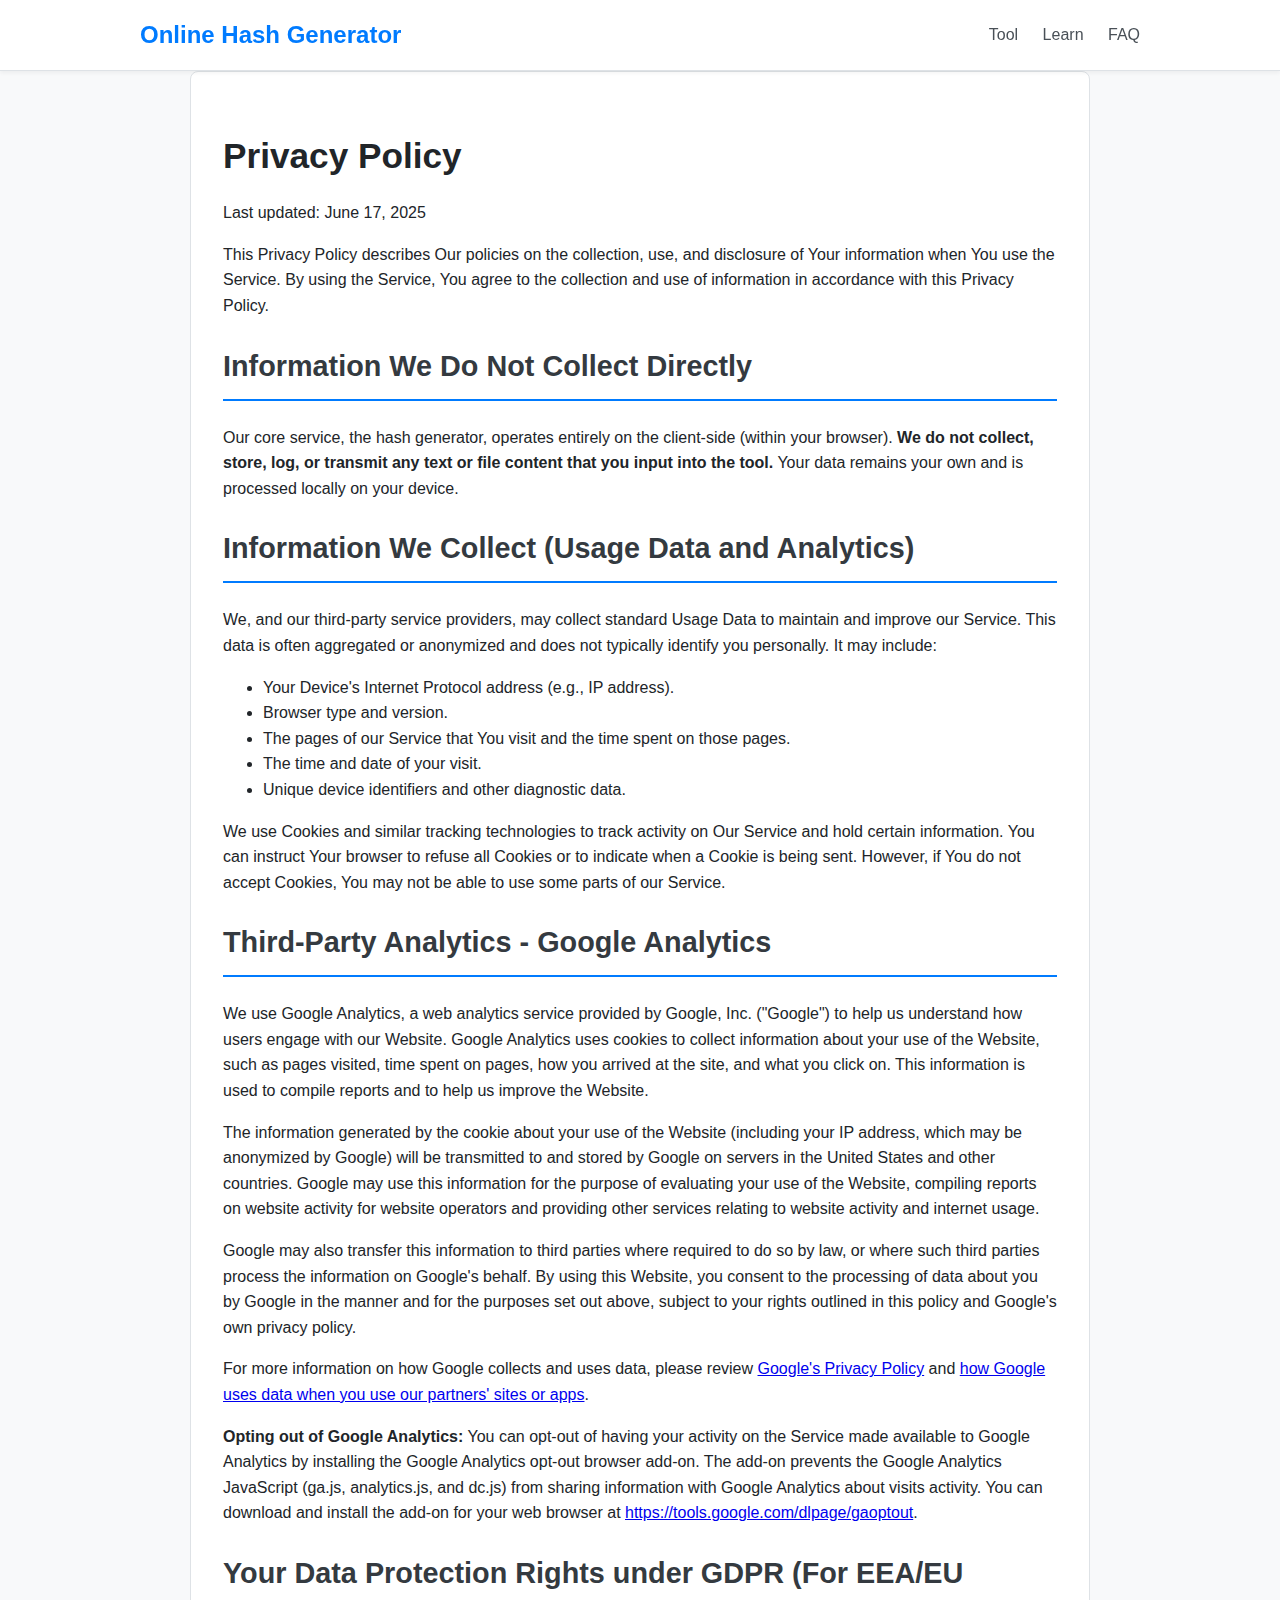
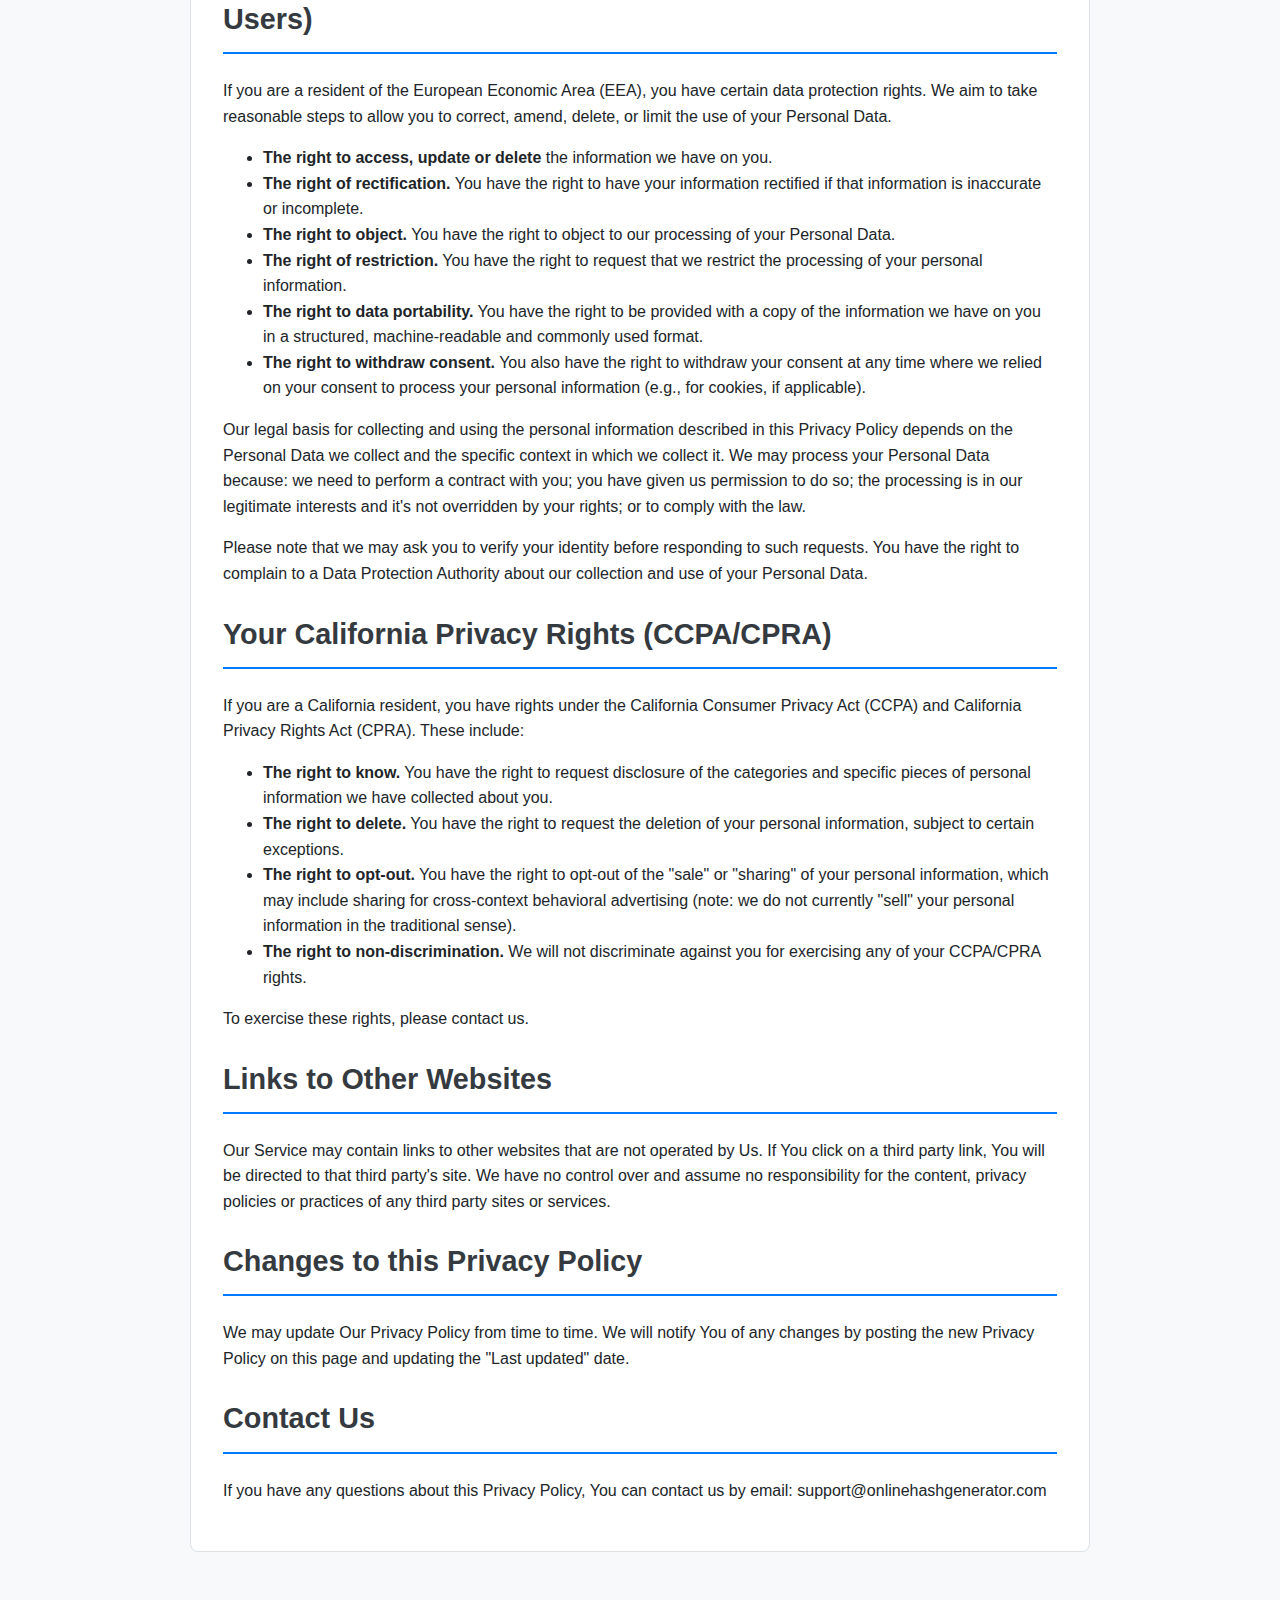
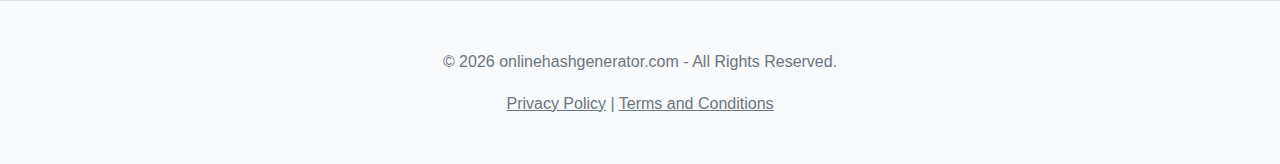
<file: privacy.html>
<!DOCTYPE html>
<html lang="en">
<head>
    <meta charset="UTF-8">
    <meta name="viewport" content="width=device-width, initial-scale=1.0">
    <title>Privacy Policy - Online Hash Generator</title>
    <meta name="robots" content="noindex, follow">
    <link rel="canonical" href="https://onlinehashgenerator.com/privacy.html" />
    <link rel="stylesheet" href="/style.css">
    
    <!-- Google tag (gtag.js) -->
    <script async src="https://www.googletagmanager.com/gtag/js?id=G-KR2QFJQ6PR"></script>
    <script>
      window.dataLayer = window.dataLayer || [];
      function gtag(){dataLayer.push(arguments);}
      gtag('js', new Date());
      gtag('config', 'G-KR2QFJQ6PR');
    </script>
    <!-- Fi de Google tag (gtag.js) -->

    <style>
        .legal-container { max-width: 800px; margin: 2rem auto; padding: 2rem; background: #fff; border: 1px solid var(--border-color); border-radius: 8px; }
        .legal-container h1 { color: var(--primary-color); }
        .legal-container h2 { margin-top: 1.5rem; border-bottom: 1px solid var(--border-color); padding-bottom: 5px; }
        .legal-container a { color: var(--primary-color); }
        #adsense-policy { display: none; } /* Deixat per si es vol activar AdSense aquí */
    </style>

    <!-- Favicon -->
    <link rel="icon" type="image/png" href="https://onlinehashgenerator.com/favicon/favicon-96x96.png" sizes="96x96" />
    <link rel="icon" type="image/svg+xml" href="https://onlinehashgenerator.com/favicon/favicon.svg" />
    <link rel="shortcut icon" href="https://onlinehashgenerator.com/favicon/favicon.ico" />
    <link rel="apple-touch-icon" sizes="180x180" href="https://onlinehashgenerator.com/favicon/apple-touch-icon.png" />
    <meta name="apple-mobile-web-app-title" content="MyWebSite" />
    <link rel="manifest" href="https://onlinehashgenerator.com/favicon/site.webmanifest" />

</head>
<body>
    <header>
        <div class="header-content">
            <h1><a href="/" style="text-decoration:none; color:inherit;">Online Hash Generator</a></h1>
            <nav>
                <a href="/#tool-section">Tool</a>
                <a href="/#learning-center">Learn</a>
                <a href="/#faq-section">FAQ</a>
            </nav>
        </div>
    </header>
    <main class="main-container content-page"> <!-- Assegura't que .content-page s'aplica -->
        <h1>Privacy Policy</h1>
        <p>Last updated: June 17, 2025</p>

        <p>This Privacy Policy describes Our policies on the collection, use, and disclosure of Your information when You use the Service. By using the Service, You agree to the collection and use of information in accordance with this Privacy Policy.</p>

        <h2>Information We Do Not Collect Directly</h2>
        <p>Our core service, the hash generator, operates entirely on the client-side (within your browser). <strong>We do not collect, store, log, or transmit any text or file content that you input into the tool.</strong> Your data remains your own and is processed locally on your device.</p>

        <h2>Information We Collect (Usage Data and Analytics)</h2>
        <p>We, and our third-party service providers, may collect standard Usage Data to maintain and improve our Service. This data is often aggregated or anonymized and does not typically identify you personally. It may include:</p>
        <ul>
            <li>Your Device's Internet Protocol address (e.g., IP address).</li>
            <li>Browser type and version.</li>
            <li>The pages of our Service that You visit and the time spent on those pages.</li>
            <li>The time and date of your visit.</li>
            <li>Unique device identifiers and other diagnostic data.</li>
        </ul>
        <p>We use Cookies and similar tracking technologies to track activity on Our Service and hold certain information. You can instruct Your browser to refuse all Cookies or to indicate when a Cookie is being sent. However, if You do not accept Cookies, You may not be able to use some parts of our Service.</p>

        <div id="adsense-policy"> <!-- Aquesta secció es farà visible si s'aprova AdSense -->
            <h2>Advertising, Cookies, and Third-Party Partners (Future)</h2>
            <p>This site may display advertisements from Google AdSense, a third-party advertising network. To serve these ads, Google and its partners use cookies to collect data and serve ads based on a user's prior visits to this website or other websites.</p>
            <ul>
                <li>Google's use of advertising cookies enables it and its partners to serve ads to your users based on their visit to your sites and/or other sites on the Internet.</li>
                <li>Users may opt out of personalized advertising by visiting <a href="https://www.google.com/settings/ads" target="_blank" rel="noopener">Ads Settings</a>.</li>
                <li>Alternatively, users can opt out of a third-party vendor's use of cookies for personalized advertising by visiting <a href="http://www.aboutads.info/choices/" target="_blank" rel="noopener">www.aboutads.info/choices</a>.</li>
            </ul>
        </div>

        <h2>Third-Party Analytics - Google Analytics</h2>
        <p>We use Google Analytics, a web analytics service provided by Google, Inc. ("Google") to help us understand how users engage with our Website. Google Analytics uses cookies to collect information about your use of the Website, such as pages visited, time spent on pages, how you arrived at the site, and what you click on. This information is used to compile reports and to help us improve the Website.</p>
        <p>The information generated by the cookie about your use of the Website (including your IP address, which may be anonymized by Google) will be transmitted to and stored by Google on servers in the United States and other countries. Google may use this information for the purpose of evaluating your use of the Website, compiling reports on website activity for website operators and providing other services relating to website activity and internet usage.</p>
        <p>Google may also transfer this information to third parties where required to do so by law, or where such third parties process the information on Google's behalf. By using this Website, you consent to the processing of data about you by Google in the manner and for the purposes set out above, subject to your rights outlined in this policy and Google's own privacy policy.</p>
        <p>For more information on how Google collects and uses data, please review <a href="https://policies.google.com/privacy" target="_blank" rel="noopener">Google's Privacy Policy</a> and <a href="https://policies.google.com/technologies/partner-sites" target="_blank" rel="noopener">how Google uses data when you use our partners' sites or apps</a>.</p>
        <p><strong>Opting out of Google Analytics:</strong> You can opt-out of having your activity on the Service made available to Google Analytics by installing the Google Analytics opt-out browser add-on. The add-on prevents the Google Analytics JavaScript (ga.js, analytics.js, and dc.js) from sharing information with Google Analytics about visits activity. You can download and install the add-on for your web browser at <a href="https://tools.google.com/dlpage/gaoptout" target="_blank" rel="noopener">https://tools.google.com/dlpage/gaoptout</a>.</p>


        <h2>Your Data Protection Rights under GDPR (For EEA/EU Users)</h2>
        <p>If you are a resident of the European Economic Area (EEA), you have certain data protection rights. We aim to take reasonable steps to allow you to correct, amend, delete, or limit the use of your Personal Data.</p>
        <ul>
            <li><strong>The right to access, update or delete</strong> the information we have on you.</li>
            <li><strong>The right of rectification.</strong> You have the right to have your information rectified if that information is inaccurate or incomplete.</li>
            <li><strong>The right to object.</strong> You have the right to object to our processing of your Personal Data.</li>
            <li><strong>The right of restriction.</strong> You have the right to request that we restrict the processing of your personal information.</li>
            <li><strong>The right to data portability.</strong> You have the right to be provided with a copy of the information we have on you in a structured, machine-readable and commonly used format.</li>
            <li><strong>The right to withdraw consent.</strong> You also have the right to withdraw your consent at any time where we relied on your consent to process your personal information (e.g., for cookies, if applicable).</li>
        </ul>
        <p>Our legal basis for collecting and using the personal information described in this Privacy Policy depends on the Personal Data we collect and the specific context in which we collect it. We may process your Personal Data because: we need to perform a contract with you; you have given us permission to do so; the processing is in our legitimate interests and it's not overridden by your rights; or to comply with the law.</p>
        <p>Please note that we may ask you to verify your identity before responding to such requests. You have the right to complain to a Data Protection Authority about our collection and use of your Personal Data.</p>

        <h2>Your California Privacy Rights (CCPA/CPRA)</h2>
        <p>If you are a California resident, you have rights under the California Consumer Privacy Act (CCPA) and California Privacy Rights Act (CPRA). These include:</p>
        <ul>
            <li><strong>The right to know.</strong> You have the right to request disclosure of the categories and specific pieces of personal information we have collected about you.</li>
            <li><strong>The right to delete.</strong> You have the right to request the deletion of your personal information, subject to certain exceptions.</li>
            <li><strong>The right to opt-out.</strong> You have the right to opt-out of the "sale" or "sharing" of your personal information, which may include sharing for cross-context behavioral advertising (note: we do not currently "sell" your personal information in the traditional sense).</li>
            <li><strong>The right to non-discrimination.</strong> We will not discriminate against you for exercising any of your CCPA/CPRA rights.</li>
        </ul>
        <p>To exercise these rights, please contact us.</p>
        
        <h2>Links to Other Websites</h2>
        <p>Our Service may contain links to other websites that are not operated by Us. If You click on a third party link, You will be directed to that third party's site. We have no control over and assume no responsibility for the content, privacy policies or practices of any third party sites or services.</p>

        <h2>Changes to this Privacy Policy</h2>
        <p>We may update Our Privacy Policy from time to time. We will notify You of any changes by posting the new Privacy Policy on this page and updating the "Last updated" date.</p>

        <h2>Contact Us</h2>
        <p>If you have any questions about this Privacy Policy, You can contact us by email: support@onlinehashgenerator.com</p>
    </main>
    
    <footer>
        <p>© 2026 onlinehashgenerator.com - All Rights Reserved.</p>
        <p><a href="/privacy.html">Privacy Policy</a> | <a href="/terms.html">Terms and Conditions</a></p>
    </footer>
</body>
</html>
</file>
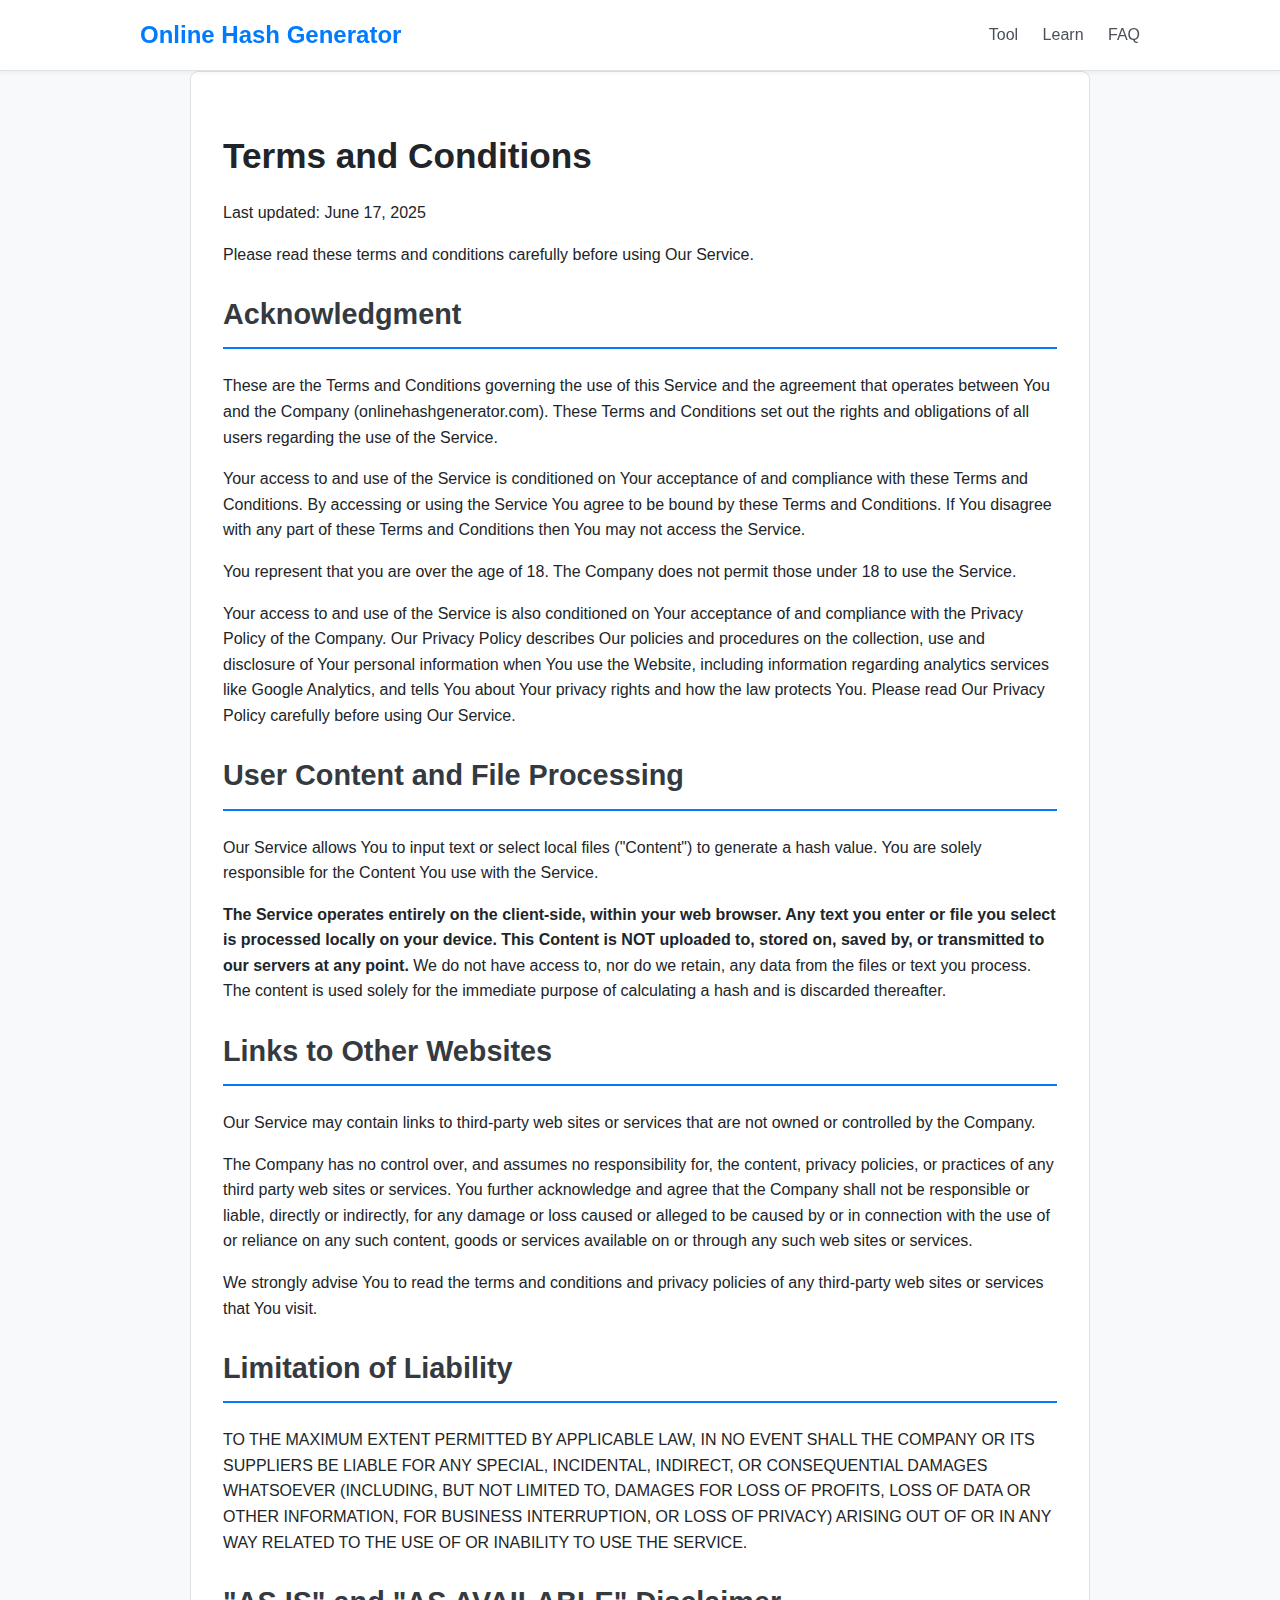
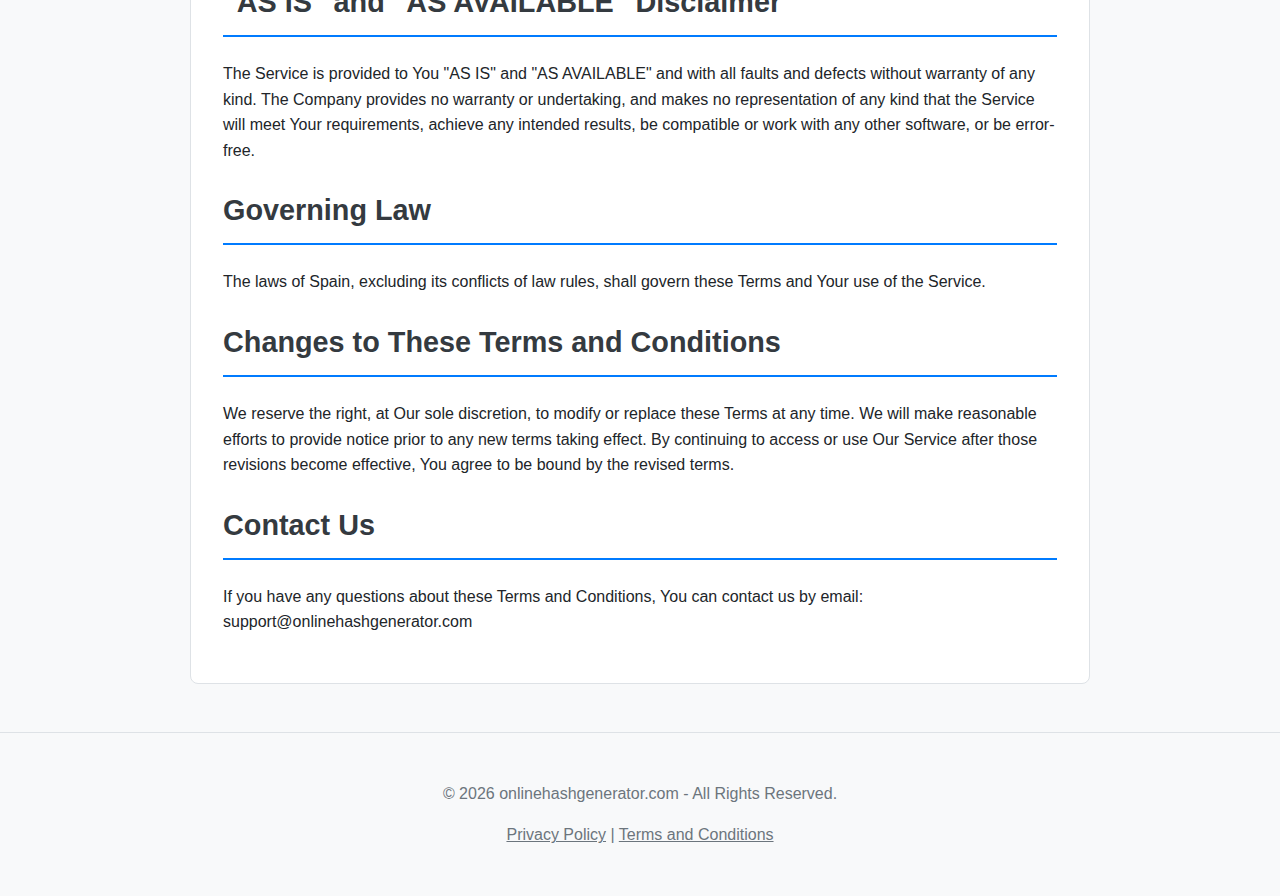
<file: terms.html>
<!DOCTYPE html>
<html lang="en">
<head>
    <meta charset="UTF-8">
    <meta name="viewport" content="width=device-width, initial-scale=1.0">
    <title>Terms and Conditions - Online Hash Generator</title>
    <meta name="robots" content="noindex, follow">
    <link rel="canonical" href="https://onlinehashgenerator.com/terms.html" />
    <link rel="stylesheet" href="/style.css">
    
    <!-- Google tag (gtag.js) -->
    <script async src="https://www.googletagmanager.com/gtag/js?id=G-KR2QFJQ6PR"></script>
    <script>
      window.dataLayer = window.dataLayer || [];
      function gtag(){dataLayer.push(arguments);}
      gtag('js', new Date());
      gtag('config', 'G-KR2QFJQ6PR');
    </script>
    <!-- Fi de Google tag (gtag.js) -->

    <style>
        .legal-container { max-width: 800px; margin: 2rem auto; padding: 2rem; background: #fff; border: 1px solid var(--border-color); border-radius: 8px; }
        .legal-container h1 { color: var(--primary-color); }
        .legal-container h2 { margin-top: 1.5rem; border-bottom: 1px solid var(--border-color); padding-bottom: 5px; }
        .legal-container a { color: var(--primary-color); }
    </style>

    <!-- Favicon -->
    <link rel="icon" type="image/png" href="https://onlinehashgenerator.com/favicon/favicon-96x96.png" sizes="96x96" />
    <link rel="icon" type="image/svg+xml" href="https://onlinehashgenerator.com/favicon/favicon.svg" />
    <link rel="shortcut icon" href="https://onlinehashgenerator.com/favicon/favicon.ico" />
    <link rel="apple-touch-icon" sizes="180x180" href="https://onlinehashgenerator.com/favicon/apple-touch-icon.png" />
    <meta name="apple-mobile-web-app-title" content="MyWebSite" />
    <link rel="manifest" href="https://onlinehashgenerator.com/favicon/site.webmanifest" />

</head>
<body>
    <header>
        <div class="header-content">
            <h1><a href="/" style="text-decoration:none; color:inherit;">Online Hash Generator</a></h1>
            <nav>
                <a href="/#tool-section">Tool</a>
                <a href="/#learning-center">Learn</a>
                <a href="/#faq-section">FAQ</a>
            </nav>
        </div>
    </header>
    <main class="main-container content-page"> <!-- Assegura't que .content-page s'aplica -->
        <h1>Terms and Conditions</h1>
        <p>Last updated: June 17, 2025</p>
        <p>Please read these terms and conditions carefully before using Our Service.</p>
        
        <h2>Acknowledgment</h2>
        <p>These are the Terms and Conditions governing the use of this Service and the agreement that operates between You and the Company (onlinehashgenerator.com). These Terms and Conditions set out the rights and obligations of all users regarding the use of the Service.</p>
        <p>Your access to and use of the Service is conditioned on Your acceptance of and compliance with these Terms and Conditions. By accessing or using the Service You agree to be bound by these Terms and Conditions. If You disagree with any part of these Terms and Conditions then You may not access the Service.</p>
        <p>You represent that you are over the age of 18. The Company does not permit those under 18 to use the Service.</p>
        <p>Your access to and use of the Service is also conditioned on Your acceptance of and compliance with the Privacy Policy of the Company. Our Privacy Policy describes Our policies and procedures on the collection, use and disclosure of Your personal information when You use the Website, including information regarding analytics services like Google Analytics, and tells You about Your privacy rights and how the law protects You. Please read Our Privacy Policy carefully before using Our Service.</p>

        <h2>User Content and File Processing</h2>
        <p>Our Service allows You to input text or select local files ("Content") to generate a hash value. You are solely responsible for the Content You use with the Service.</p>
        <p><strong>The Service operates entirely on the client-side, within your web browser. Any text you enter or file you select is processed locally on your device. This Content is NOT uploaded to, stored on, saved by, or transmitted to our servers at any point.</strong> We do not have access to, nor do we retain, any data from the files or text you process. The content is used solely for the immediate purpose of calculating a hash and is discarded thereafter.</p>

        <h2>Links to Other Websites</h2>
        <p>Our Service may contain links to third-party web sites or services that are not owned or controlled by the Company.</p>
        <p>The Company has no control over, and assumes no responsibility for, the content, privacy policies, or practices of any third party web sites or services. You further acknowledge and agree that the Company shall not be responsible or liable, directly or indirectly, for any damage or loss caused or alleged to be caused by or in connection with the use of or reliance on any such content, goods or services available on or through any such web sites or services.</p>
        <p>We strongly advise You to read the terms and conditions and privacy policies of any third-party web sites or services that You visit.</p>

        <h2>Limitation of Liability</h2>
        <p>TO THE MAXIMUM EXTENT PERMITTED BY APPLICABLE LAW, IN NO EVENT SHALL THE COMPANY OR ITS SUPPLIERS BE LIABLE FOR ANY SPECIAL, INCIDENTAL, INDIRECT, OR CONSEQUENTIAL DAMAGES WHATSOEVER (INCLUDING, BUT NOT LIMITED TO, DAMAGES FOR LOSS OF PROFITS, LOSS OF DATA OR OTHER INFORMATION, FOR BUSINESS INTERRUPTION, OR LOSS OF PRIVACY) ARISING OUT OF OR IN ANY WAY RELATED TO THE USE OF OR INABILITY TO USE THE SERVICE.</p>

        <h2>"AS IS" and "AS AVAILABLE" Disclaimer</h2>
        <p>The Service is provided to You "AS IS" and "AS AVAILABLE" and with all faults and defects without warranty of any kind. The Company provides no warranty or undertaking, and makes no representation of any kind that the Service will meet Your requirements, achieve any intended results, be compatible or work with any other software, or be error-free.</p>

        <h2>Governing Law</h2>
        <p>The laws of Spain, excluding its conflicts of law rules, shall govern these Terms and Your use of the Service.</p>

        <h2>Changes to These Terms and Conditions</h2>
        <p>We reserve the right, at Our sole discretion, to modify or replace these Terms at any time. We will make reasonable efforts to provide notice prior to any new terms taking effect. By continuing to access or use Our Service after those revisions become effective, You agree to be bound by the revised terms.</p>
        
        <h2>Contact Us</h2>
        <p>If you have any questions about these Terms and Conditions, You can contact us by email: support@onlinehashgenerator.com</p>
    </main>
    
    <footer>
        <p>© 2026 onlinehashgenerator.com - All Rights Reserved.</p>
        <p><a href="/privacy.html">Privacy Policy</a> | <a href="/terms.html">Terms and Conditions</a></p>
    </footer>
</body>
</html>
</file>
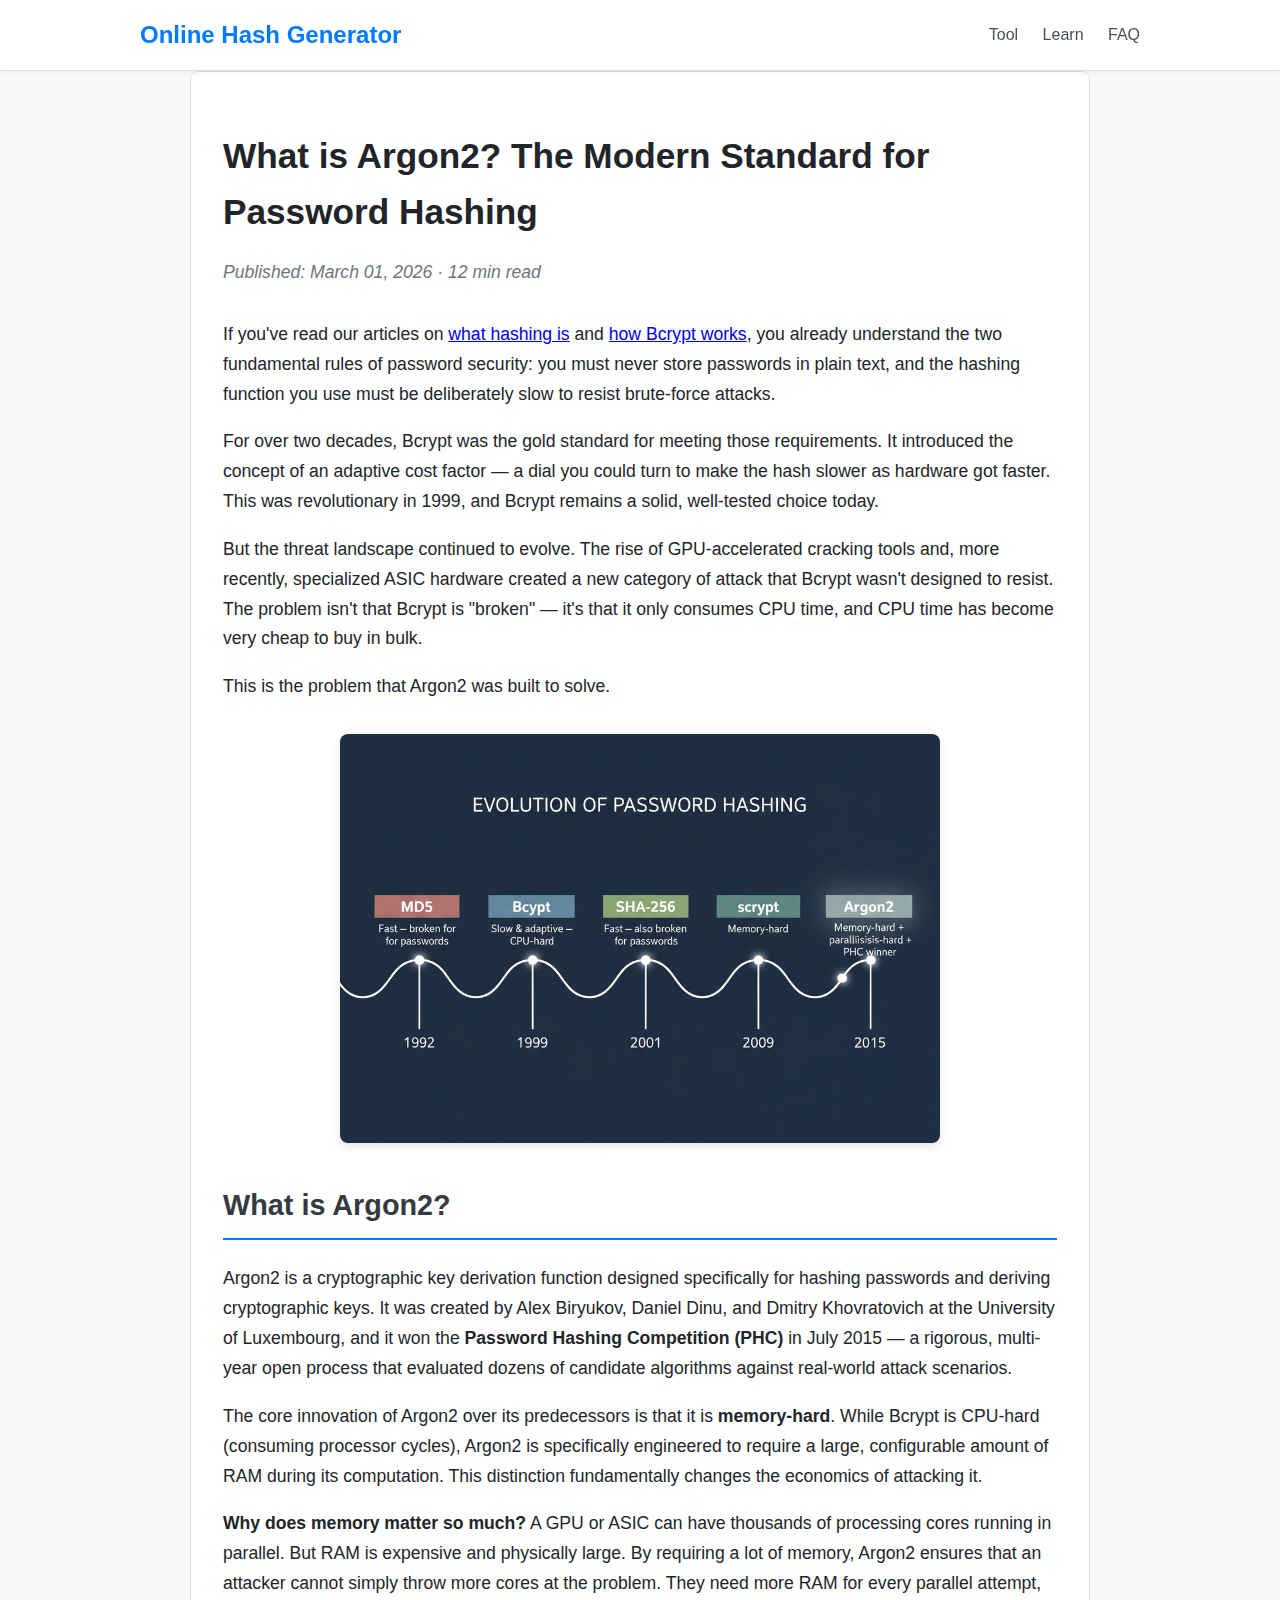
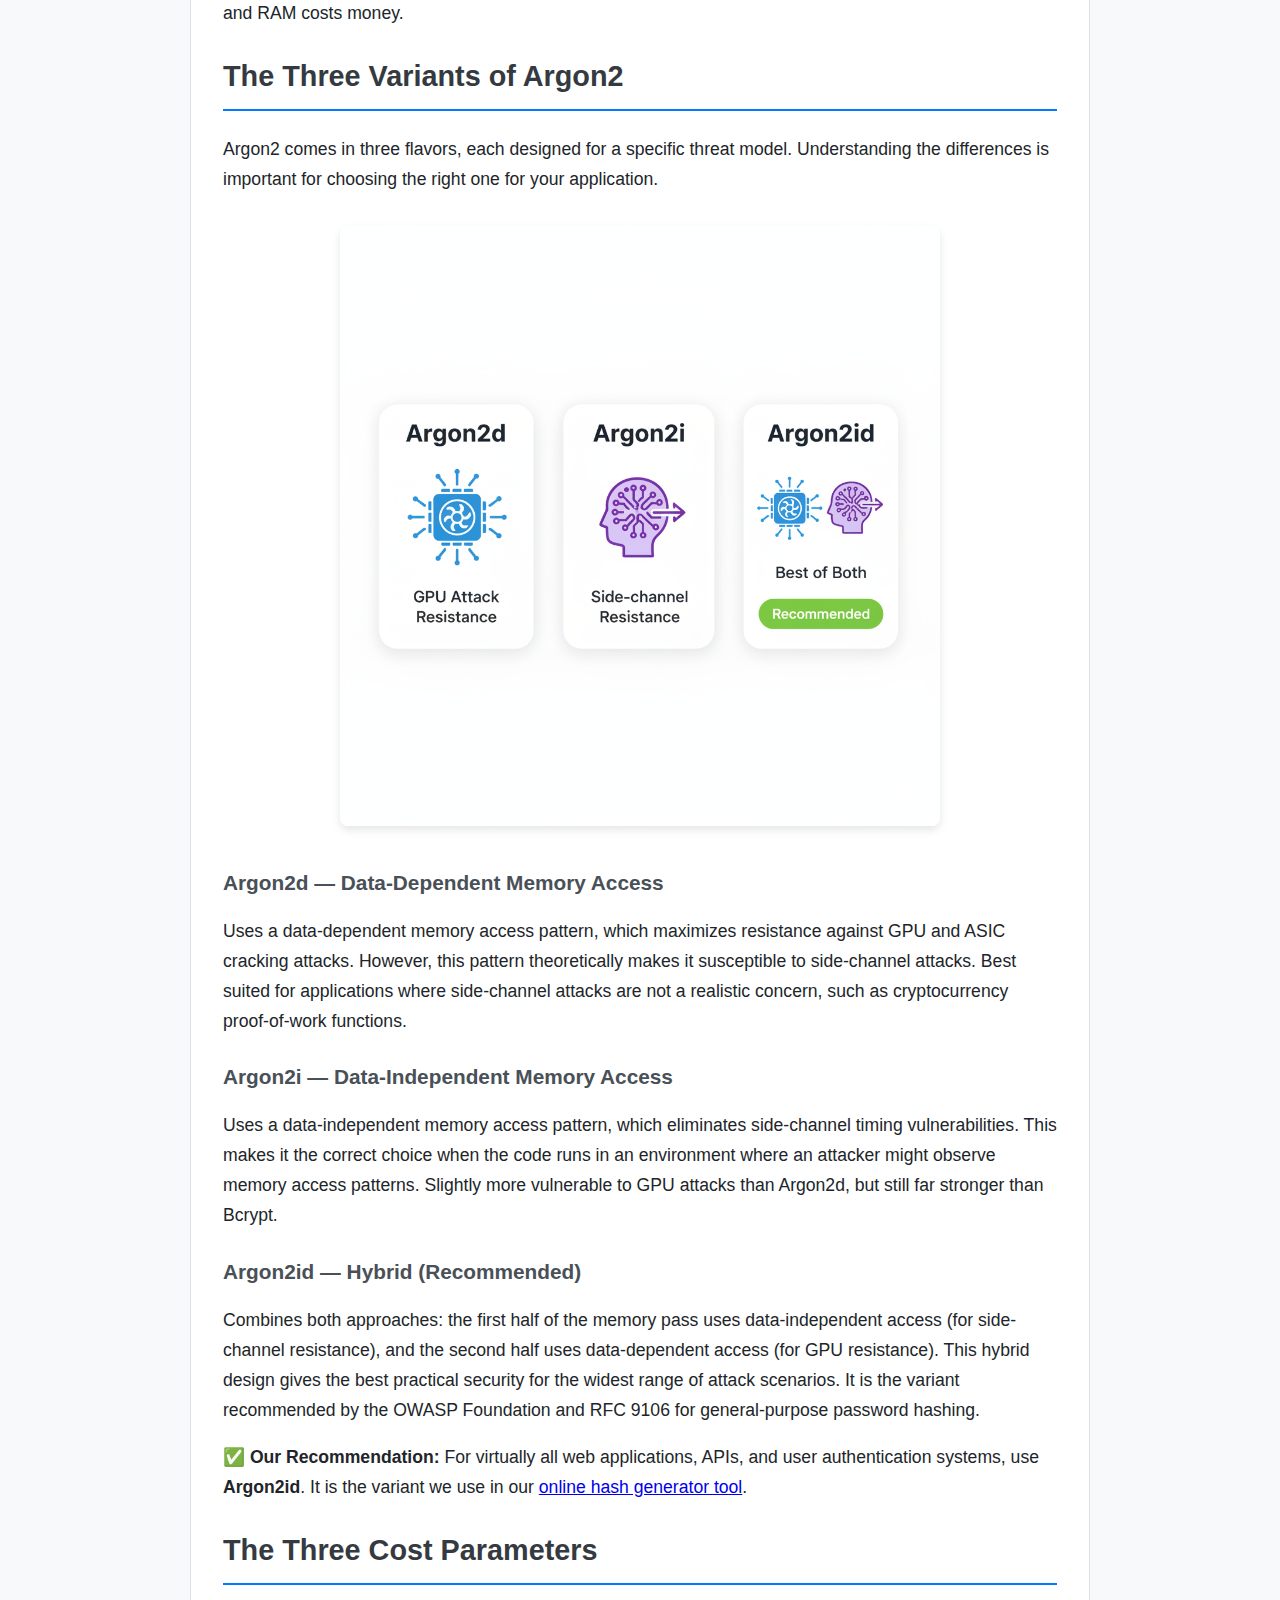
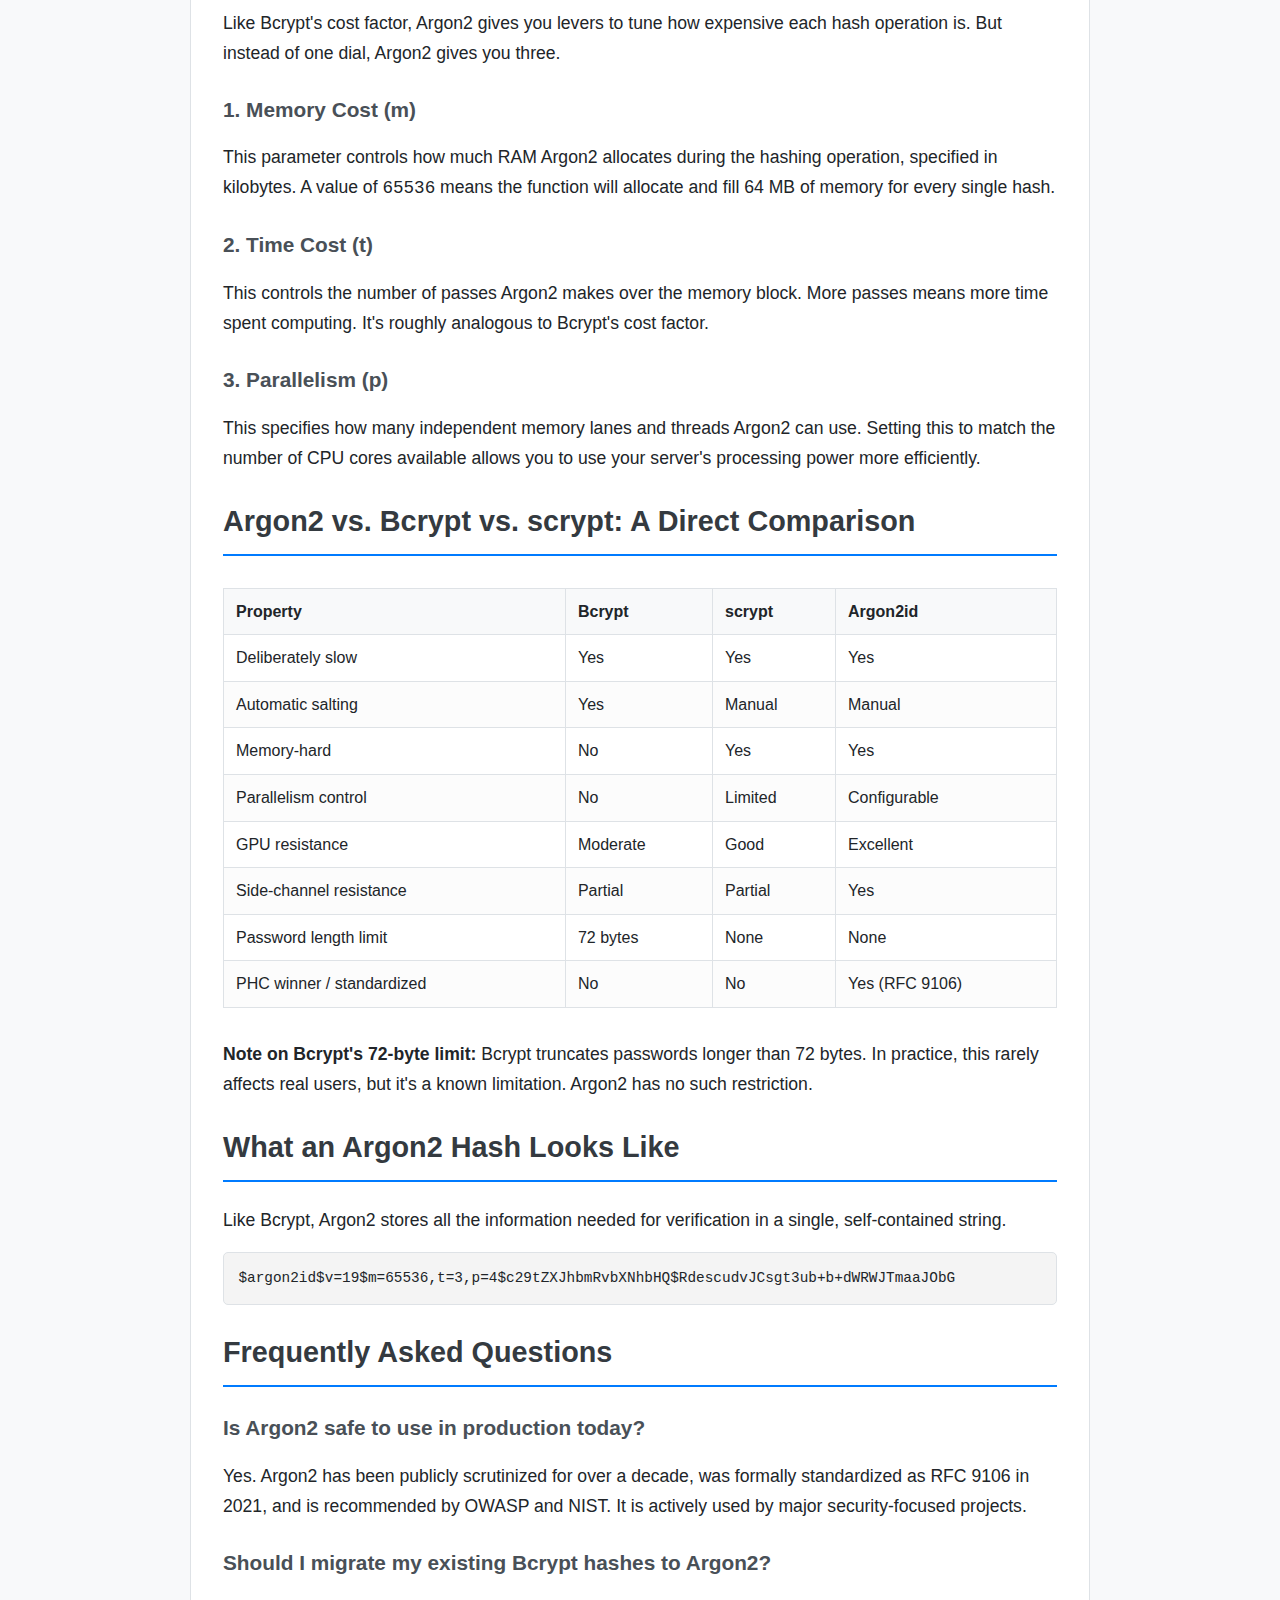
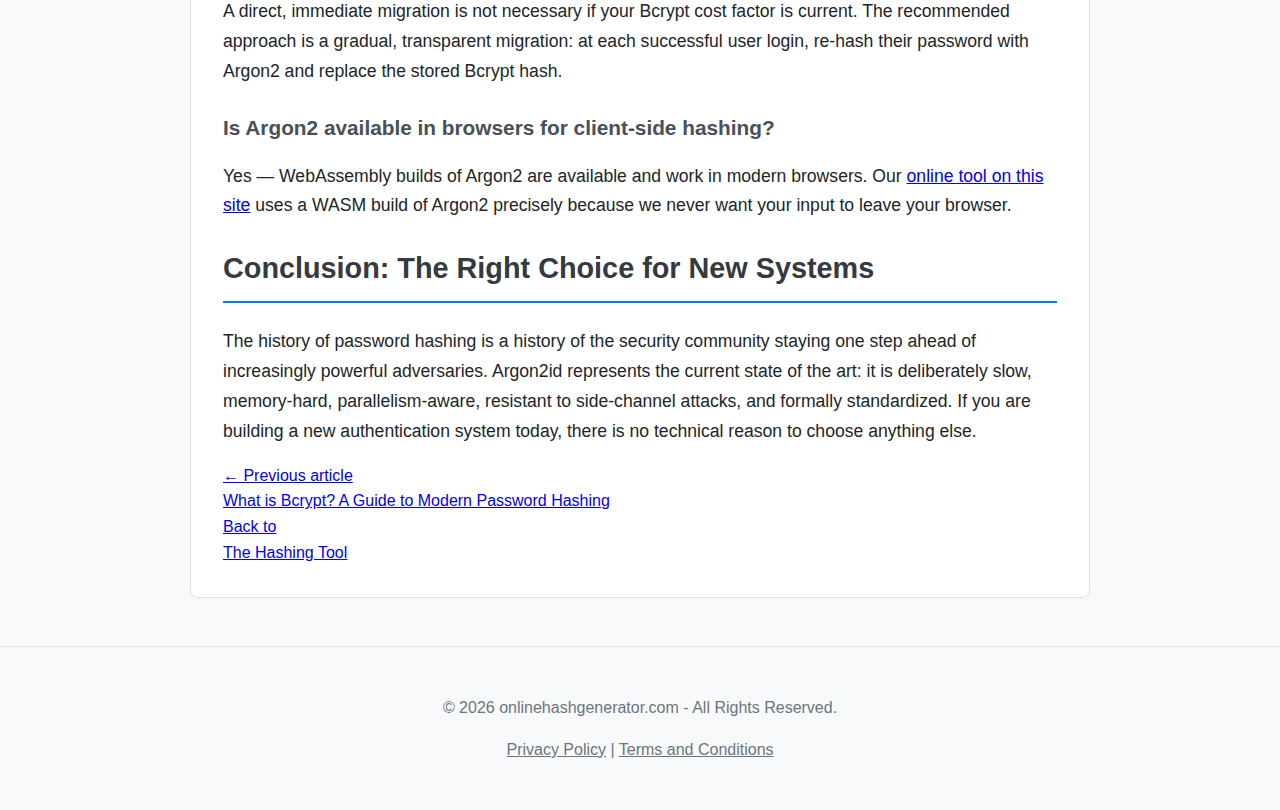
<file: articles/what-is-argon2.html>
<!DOCTYPE html>
<html lang="en">
<head>
    <meta charset="UTF-8">
    <meta name="viewport" content="width=device-width, initial-scale=1.0">
    <title>What is Argon2? The Modern Standard for Password Hashing | Online Hash Generator</title>
    <meta name="description" content="Bcrypt solved the speed problem. Argon2 solves everything else. Learn why the Password Hashing Competition winner is now the strongest tool available for protecting user credentials.">
    <link rel="canonical" href="https://onlinehashgenerator.com/articles/what-is-argon2.html" />
    <link rel="stylesheet" href="/style.css">
    
    <script type="application/ld+json">
    {
      "@context": "https://schema.org",
      "@type": "Article",
      "headline": "What is Argon2? The Modern Standard for Password Hashing",
      "author": { "@type": "Organization", "name": "Online Hash Generator Team" },
      "publisher": {
        "@type": "Organization",
        "name": "Online Hash Generator",
        "logo": { "@type": "ImageObject", "url": "https://onlinehashgenerator.com/images/logo.webp" }
      },
      "datePublished": "2025-06-21",
      "dateModified": "2025-06-21",
      "image": "https://onlinehashgenerator.com/images/password-hashing-evolution-v2.webp"
    }
    </script>
    
    <!-- Google tag (gtag.js) -->
    <script async src="https://www.googletagmanager.com/gtag/js?id=G-KR2QFJQ6PR"></script>
    <script>
      window.dataLayer = window.dataLayer || [];
      function gtag(){dataLayer.push(arguments);}
      gtag('js', new Date());
      gtag('config', 'G-KR2QFJQ6PR');
    </script>

    <!-- Google adsense -->
    <script async src="https://pagead2.googlesyndication.com/pagead/js/adsbygoogle.js?client=ca-pub-5409295794067694"
     crossorigin="anonymous"></script>

</head>
<body>
    <header>
        <div class="header-content">
            <h1><a href="/" style="text-decoration:none; color:inherit;">Online Hash Generator</a></h1>
            <nav>
                <a href="/#tool-section">Tool</a>
                <a href="/#learning-center">Learn</a>
                <a href="/#faq-section">FAQ</a>
            </nav>
        </div>
    </header>

    <main class="main-container content-page">
        <article>
            <h1>What is Argon2? The Modern Standard for Password Hashing</h1>
            <p class="article-meta">Published: March 01, 2026 · 12 min read</p>
            <p>If you've read our articles on <a href="/articles/what-is-hashing.html">what hashing is</a> and <a href="/articles/what-is-bcrypt.html">how Bcrypt works</a>, you already understand the two fundamental rules of password security: you must never store passwords in plain text, and the hashing function you use must be deliberately slow to resist brute-force attacks.</p>
            <p>For over two decades, Bcrypt was the gold standard for meeting those requirements. It introduced the concept of an adaptive cost factor — a dial you could turn to make the hash slower as hardware got faster. This was revolutionary in 1999, and Bcrypt remains a solid, well-tested choice today.</p>
            <p>But the threat landscape continued to evolve. The rise of GPU-accelerated cracking tools and, more recently, specialized ASIC hardware created a new category of attack that Bcrypt wasn't designed to resist. The problem isn't that Bcrypt is "broken" — it's that it only consumes CPU time, and CPU time has become very cheap to buy in bulk.</p>
            <p>This is the problem that Argon2 was built to solve.</p>

            <figure class="article-image">
                <img src="/images/password-hashing-evolution-v2.webp" alt="A timeline graphic showing the evolution of password hashing: MD5, SHA-256, Bcrypt, scrypt, and finally the PHC winner, Argon2.">
            </figure>

            <h2>What is Argon2?</h2>
            <p>Argon2 is a cryptographic key derivation function designed specifically for hashing passwords and deriving cryptographic keys. It was created by Alex Biryukov, Daniel Dinu, and Dmitry Khovratovich at the University of Luxembourg, and it won the <strong>Password Hashing Competition (PHC)</strong> in July 2015 — a rigorous, multi-year open process that evaluated dozens of candidate algorithms against real-world attack scenarios.</p>
            <p>The core innovation of Argon2 over its predecessors is that it is <strong>memory-hard</strong>. While Bcrypt is CPU-hard (consuming processor cycles), Argon2 is specifically engineered to require a large, configurable amount of RAM during its computation. This distinction fundamentally changes the economics of attacking it.</p>
            <div class="callout">
                <p><strong>Why does memory matter so much?</strong> A GPU or ASIC can have thousands of processing cores running in parallel. But RAM is expensive and physically large. By requiring a lot of memory, Argon2 ensures that an attacker cannot simply throw more cores at the problem. They need more RAM for every parallel attempt, and RAM costs money.</p>
            </div>

            <h2>The Three Variants of Argon2</h2>
            <p>Argon2 comes in three flavors, each designed for a specific threat model. Understanding the differences is important for choosing the right one for your application.</p>
            
            <figure class="article-image">
                <img src="/images/argon2-variants-comparison.webp" alt="A three-column comparison diagram showing Argon2d for GPU resistance, Argon2i for side-channel resistance, and Argon2id as the recommended hybrid.">
            </figure>

            <h3>Argon2d — Data-Dependent Memory Access</h3>
            <p>Uses a data-dependent memory access pattern, which maximizes resistance against GPU and ASIC cracking attacks. However, this pattern theoretically makes it susceptible to side-channel attacks. Best suited for applications where side-channel attacks are not a realistic concern, such as cryptocurrency proof-of-work functions.</p>
            <h3>Argon2i — Data-Independent Memory Access</h3>
            <p>Uses a data-independent memory access pattern, which eliminates side-channel timing vulnerabilities. This makes it the correct choice when the code runs in an environment where an attacker might observe memory access patterns. Slightly more vulnerable to GPU attacks than Argon2d, but still far stronger than Bcrypt.</p>
            <h3>Argon2id — Hybrid (Recommended)</h3>
            <p>Combines both approaches: the first half of the memory pass uses data-independent access (for side-channel resistance), and the second half uses data-dependent access (for GPU resistance). This hybrid design gives the best practical security for the widest range of attack scenarios. It is the variant recommended by the OWASP Foundation and RFC 9106 for general-purpose password hashing.</p>
            
            <div class="callout callout-success">
                <p><strong>✅ Our Recommendation:</strong> For virtually all web applications, APIs, and user authentication systems, use <strong>Argon2id</strong>. It is the variant we use in our <a href="/#tool-section">online hash generator tool</a>.</p>
            </div>
            
            <h2>The Three Cost Parameters</h2>
            <p>Like Bcrypt's cost factor, Argon2 gives you levers to tune how expensive each hash operation is. But instead of one dial, Argon2 gives you three.</p>
            <h3>1. Memory Cost (m)</h3>
            <p>This parameter controls how much RAM Argon2 allocates during the hashing operation, specified in kilobytes. A value of <code>65536</code> means the function will allocate and fill 64 MB of memory for every single hash.</p>
            <h3>2. Time Cost (t)</h3>
            <p>This controls the number of passes Argon2 makes over the memory block. More passes means more time spent computing. It's roughly analogous to Bcrypt's cost factor.</p>
            <h3>3. Parallelism (p)</h3>
            <p>This specifies how many independent memory lanes and threads Argon2 can use. Setting this to match the number of CPU cores available allows you to use your server's processing power more efficiently.</p>
            
            <h2>Argon2 vs. Bcrypt vs. scrypt: A Direct Comparison</h2>
            <div class="comparison-table-container">
                <table>
                    <thead><tr><th>Property</th><th>Bcrypt</th><th>scrypt</th><th>Argon2id</th></tr></thead>
                    <tbody>
                        <tr><td>Deliberately slow</td><td>Yes</td><td>Yes</td><td>Yes</td></tr>
                        <tr><td>Automatic salting</td><td>Yes</td><td>Manual</td><td>Manual</td></tr>
                        <tr><td>Memory-hard</td><td>No</td><td>Yes</td><td>Yes</td></tr>
                        <tr><td>Parallelism control</td><td>No</td><td>Limited</td><td>Configurable</td></tr>
                        <tr><td>GPU resistance</td><td>Moderate</td><td>Good</td><td>Excellent</td></tr>
                        <tr><td>Side-channel resistance</td><td>Partial</td><td>Partial</td><td>Yes</td></tr>
                        <tr><td>Password length limit</td><td>72 bytes</td><td>None</td><td>None</td></tr>
                        <tr><td>PHC winner / standardized</td><td>No</td><td>No</td><td>Yes (RFC 9106)</td></tr>
                    </tbody>
                </table>
            </div>

            <div class="callout callout-warning">
                <p><strong>Note on Bcrypt's 72-byte limit:</strong> Bcrypt truncates passwords longer than 72 bytes. In practice, this rarely affects real users, but it's a known limitation. Argon2 has no such restriction.</p>
            </div>

            <h2>What an Argon2 Hash Looks Like</h2>
            <p>Like Bcrypt, Argon2 stores all the information needed for verification in a single, self-contained string.</p>
            <pre><code>$argon2id$v=19$m=65536,t=3,p=4$c29tZXJhbmRvbXNhbHQ$RdescudvJCsgt3ub+b+dWRWJTmaaJObG</code></pre>
            
            <h2>Frequently Asked Questions</h2>
            <h3>Is Argon2 safe to use in production today?</h3>
            <p>Yes. Argon2 has been publicly scrutinized for over a decade, was formally standardized as RFC 9106 in 2021, and is recommended by OWASP and NIST. It is actively used by major security-focused projects.</p>
            <h3>Should I migrate my existing Bcrypt hashes to Argon2?</h3>
            <p>A direct, immediate migration is not necessary if your Bcrypt cost factor is current. The recommended approach is a gradual, transparent migration: at each successful user login, re-hash their password with Argon2 and replace the stored Bcrypt hash.</p>
            <h3>Is Argon2 available in browsers for client-side hashing?</h3>
            <p>Yes — WebAssembly builds of Argon2 are available and work in modern browsers. Our <a href="/#tool-section">online tool on this site</a> uses a WASM build of Argon2 precisely because we never want your input to leave your browser.</p>

            <h2>Conclusion: The Right Choice for New Systems</h2>
            <p>The history of password hashing is a history of the security community staying one step ahead of increasingly powerful adversaries. Argon2id represents the current state of the art: it is deliberately slow, memory-hard, parallelism-aware, resistant to side-channel attacks, and formally standardized. If you are building a new authentication system today, there is no technical reason to choose anything else.</p>
            
            <div class="article-footer">
                <a class="footer-link" href="/articles/what-is-bcrypt.html">
                  <div class="fl-label">&larr; Previous article</div>
                  <div class="fl-title">What is Bcrypt? A Guide to Modern Password Hashing</div>
                </a>
                <a class="footer-link" href="/">
                  <div class="fl-label">Back to</div>
                  <div class="fl-title">The Hashing Tool</div>
                </a>
              </div>
        </article>
    </main>
    
    <footer>
        <p>&copy; 2026 onlinehashgenerator.com - All Rights Reserved.</p>
        <p><a href="/privacy.html">Privacy Policy</a> | <a href="/terms.html">Terms and Conditions</a></p>
    </footer>
</body>
</html>
</file>
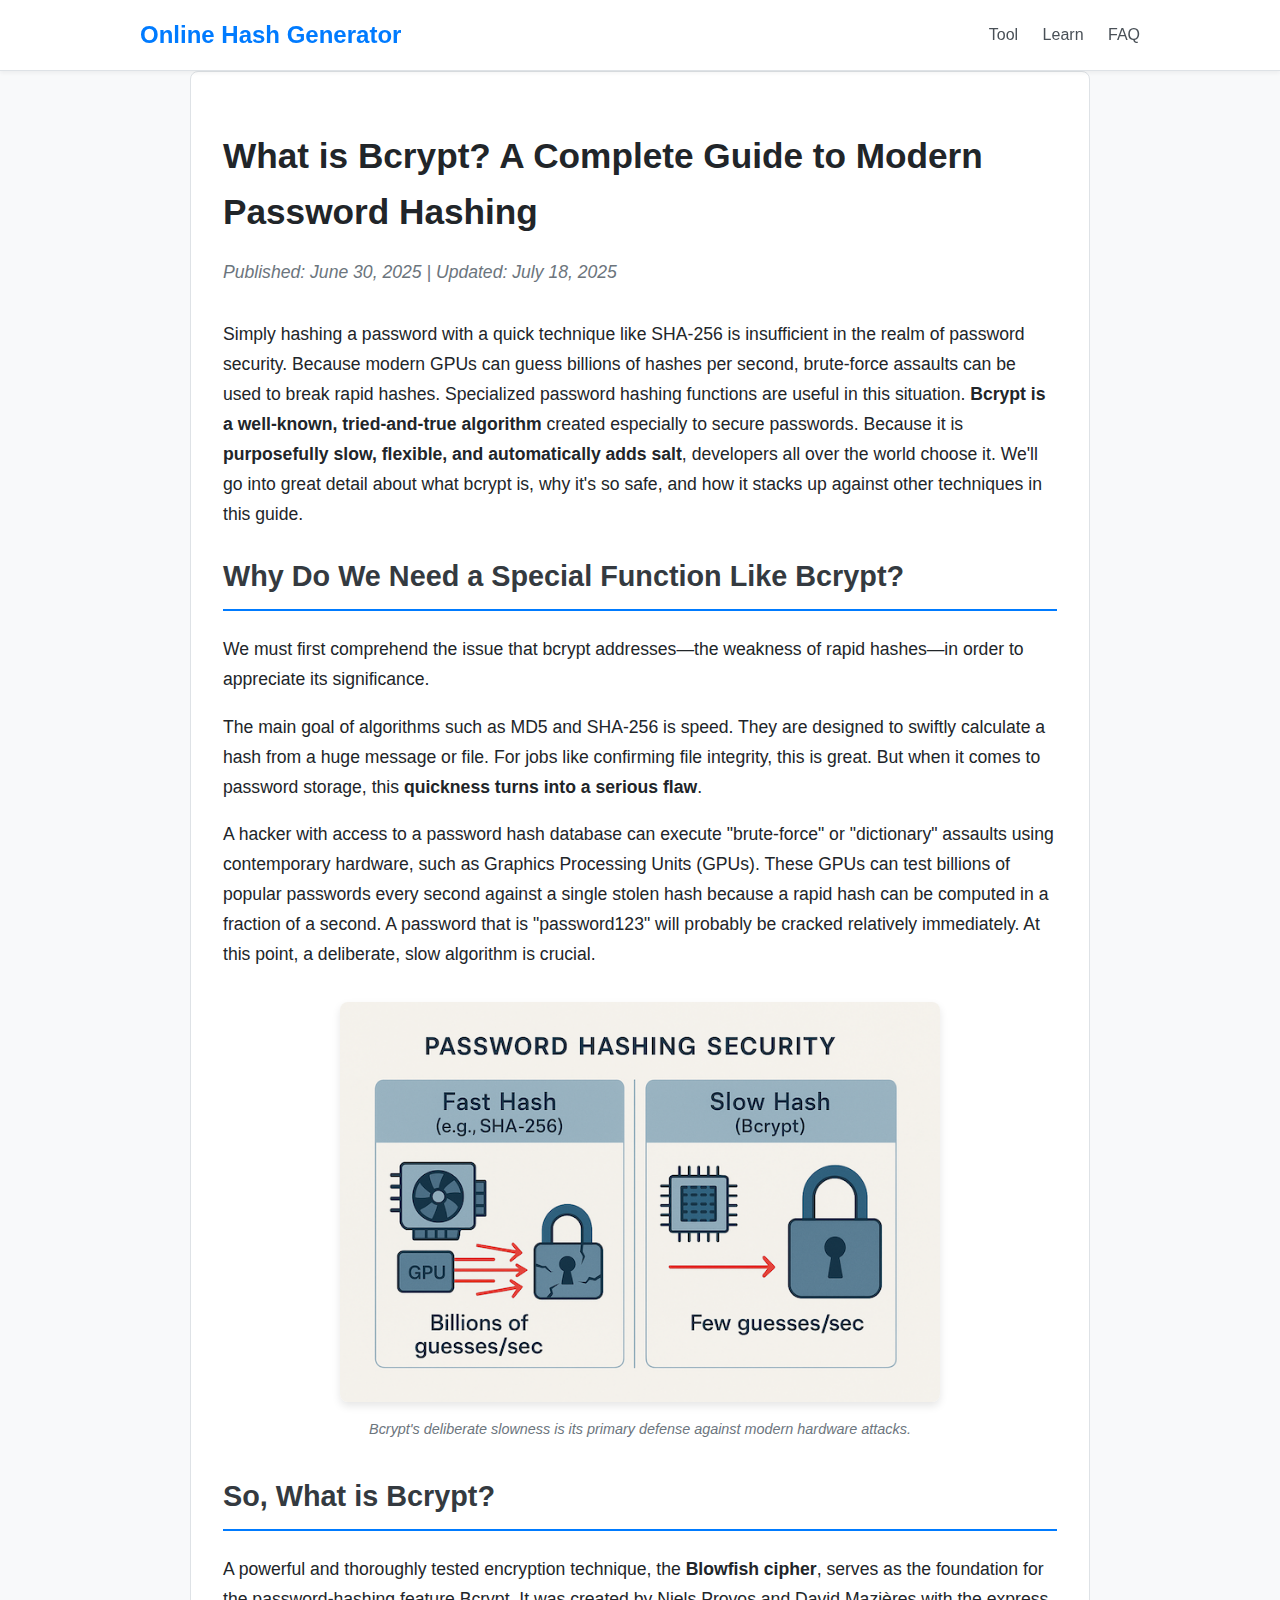
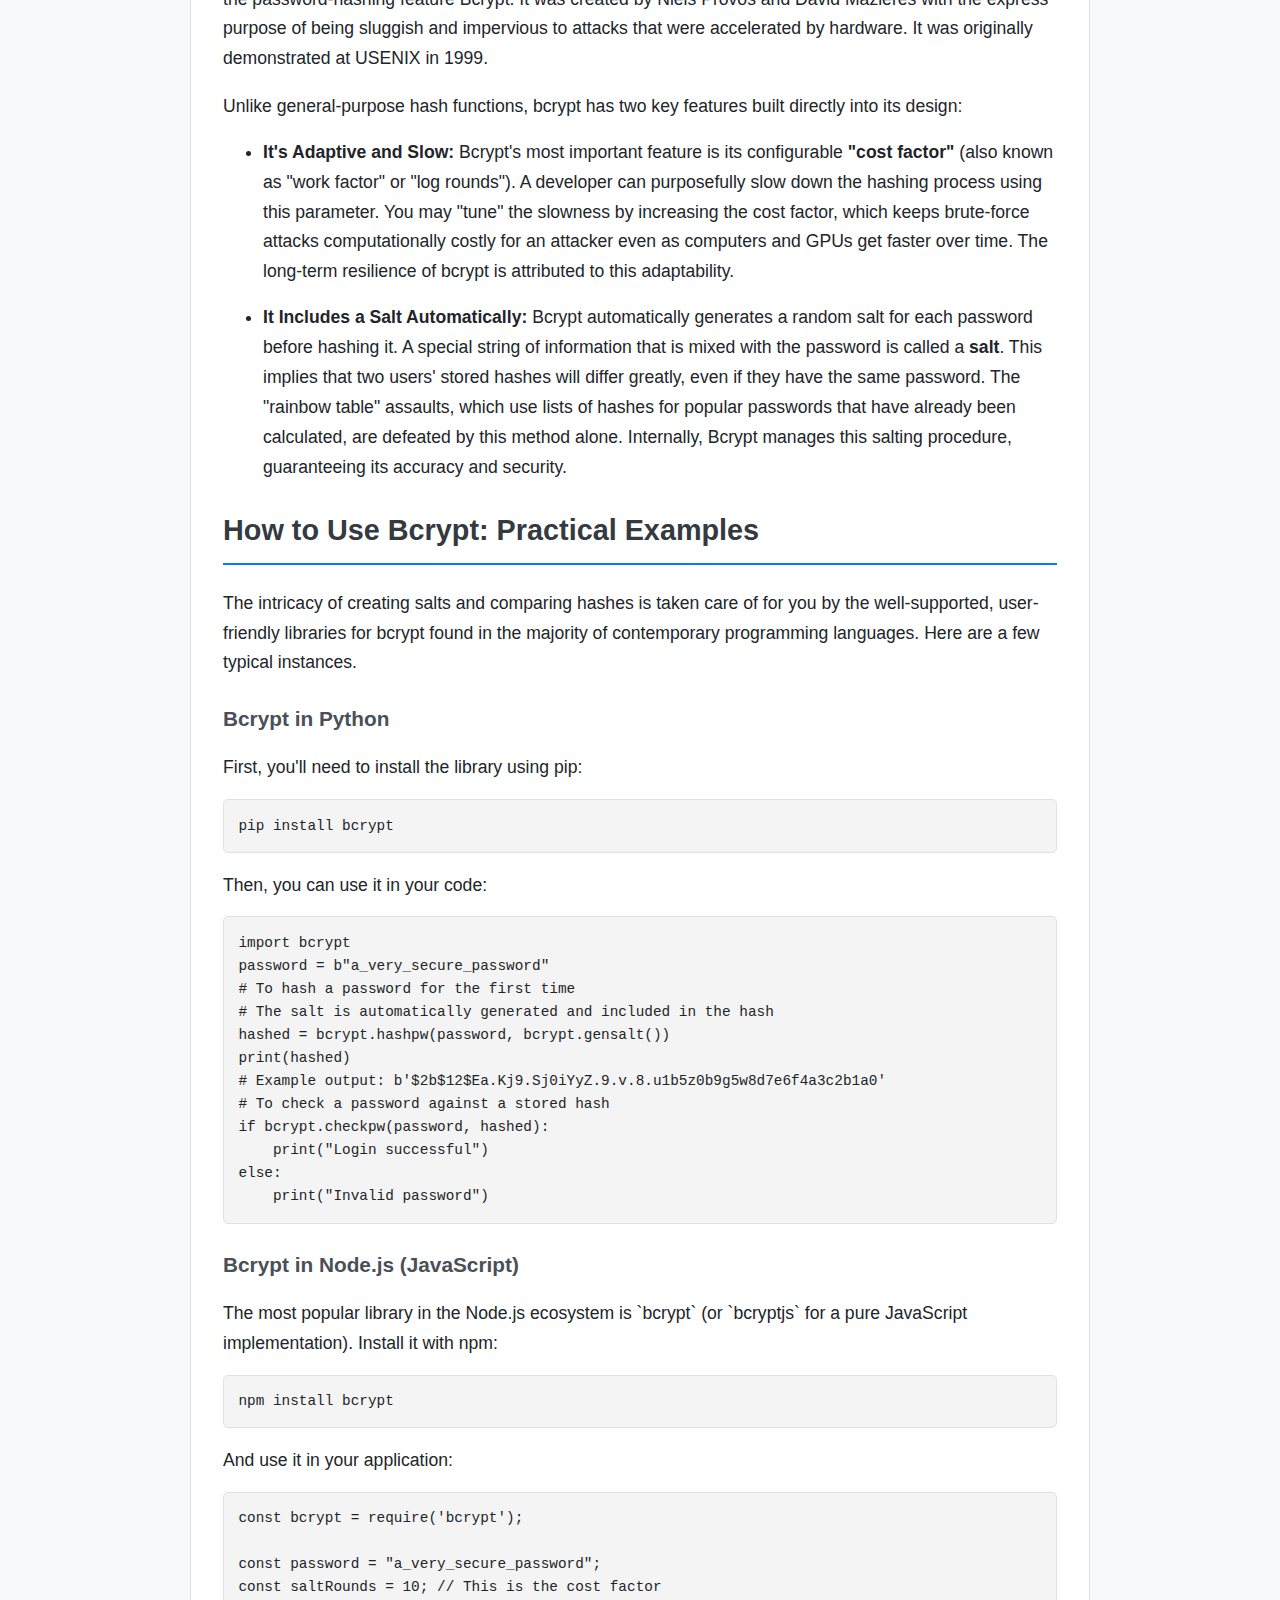
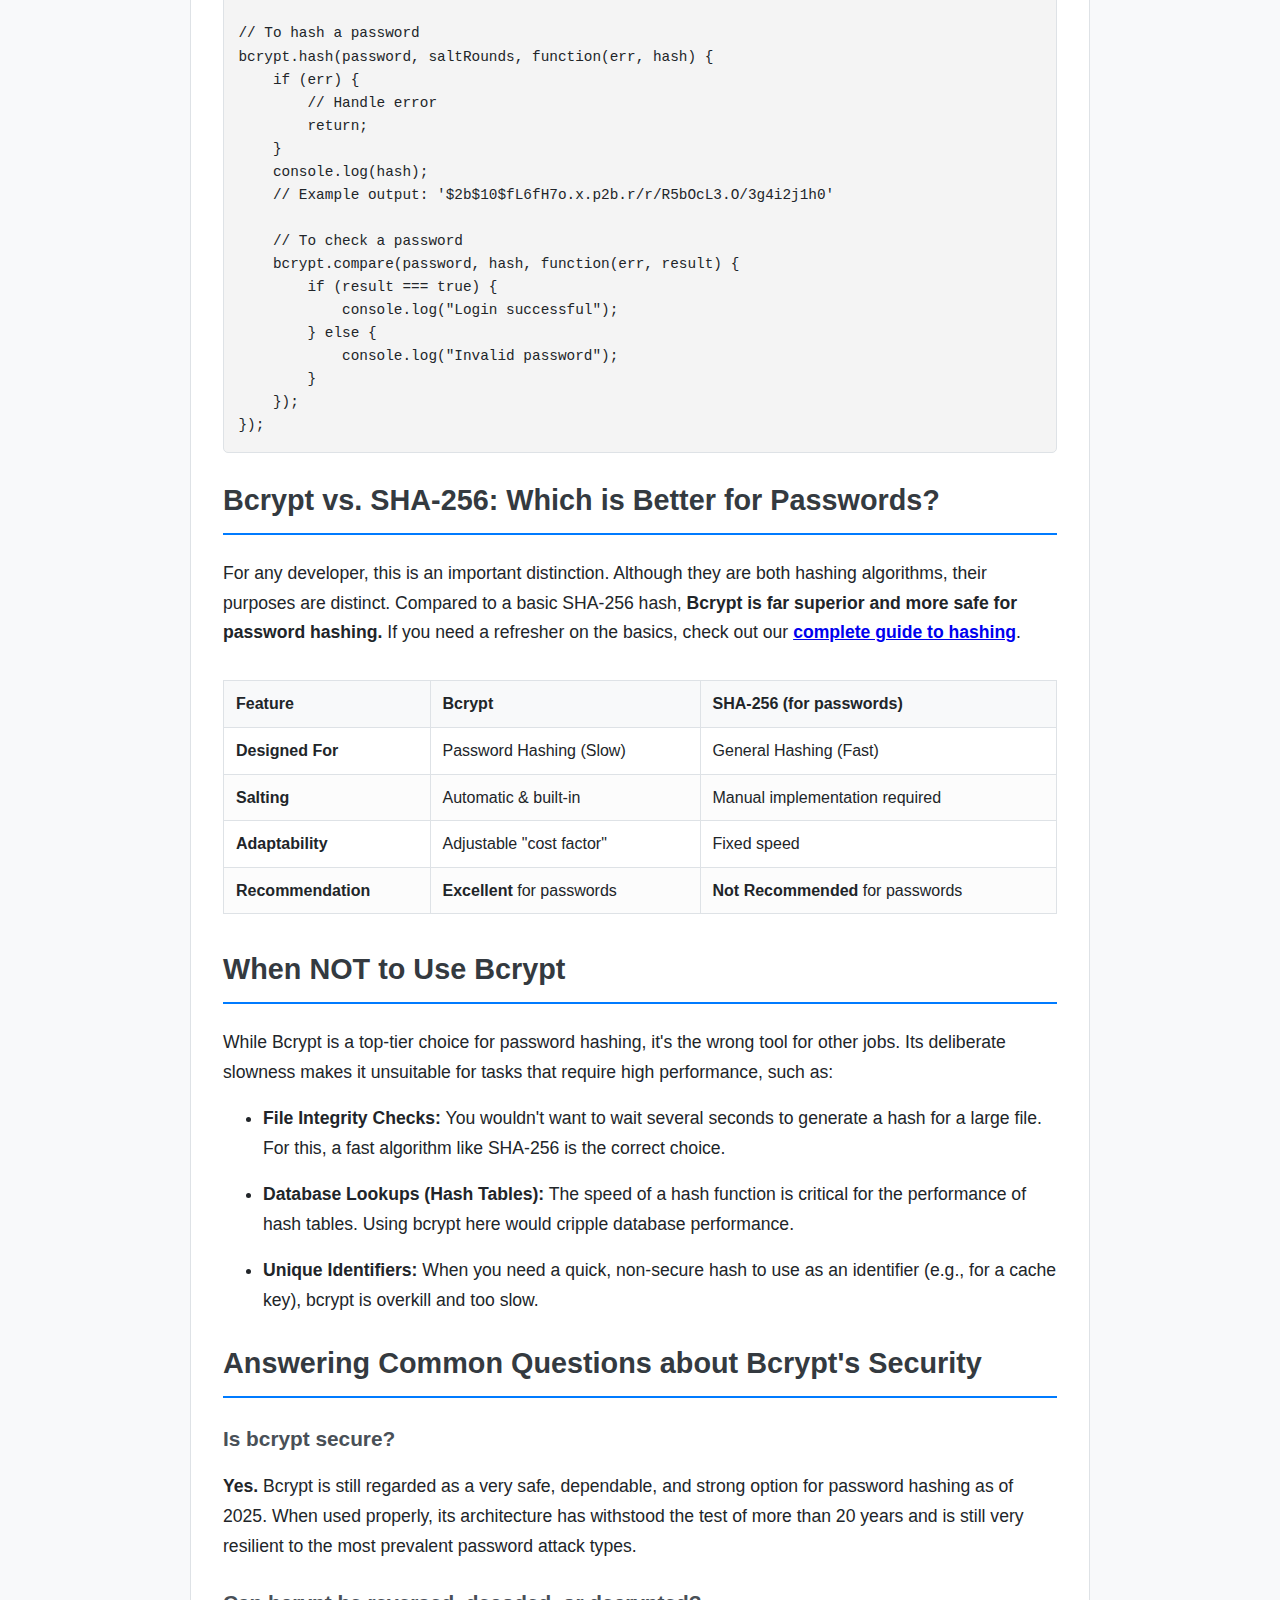
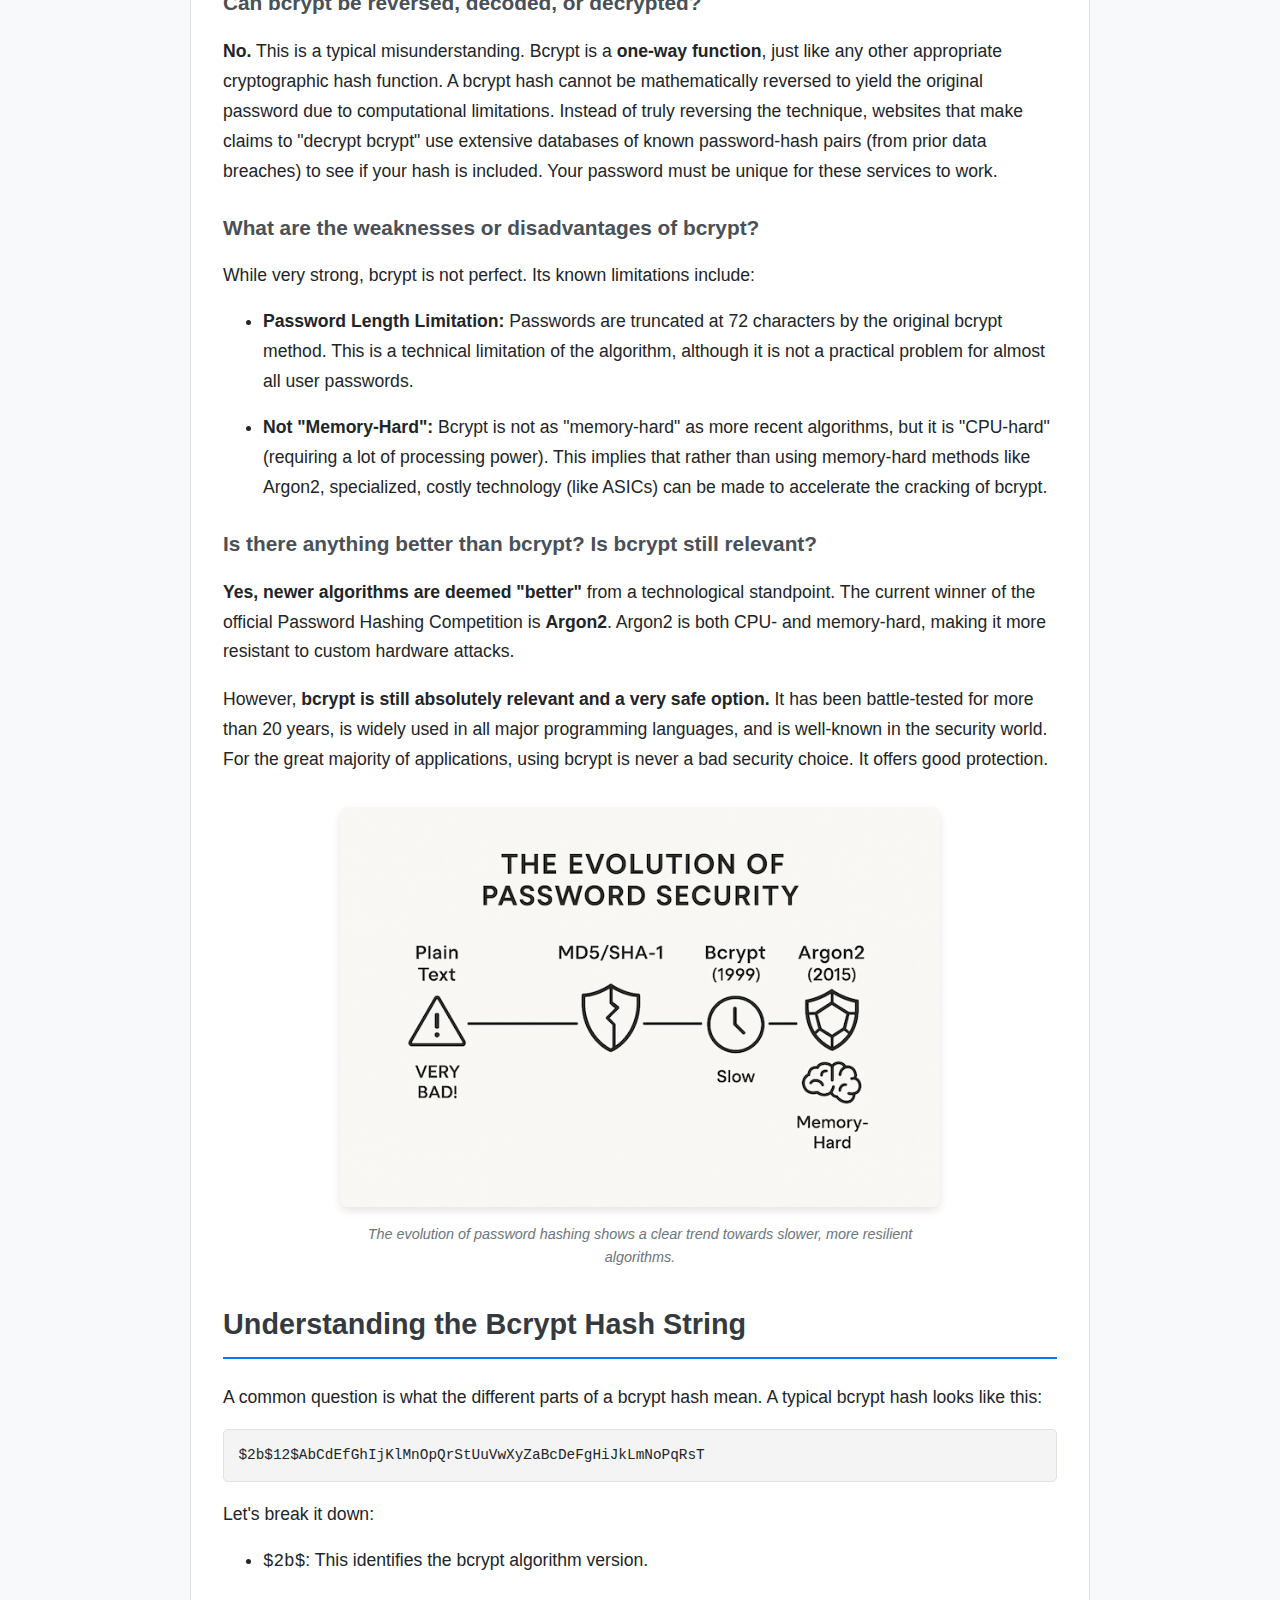
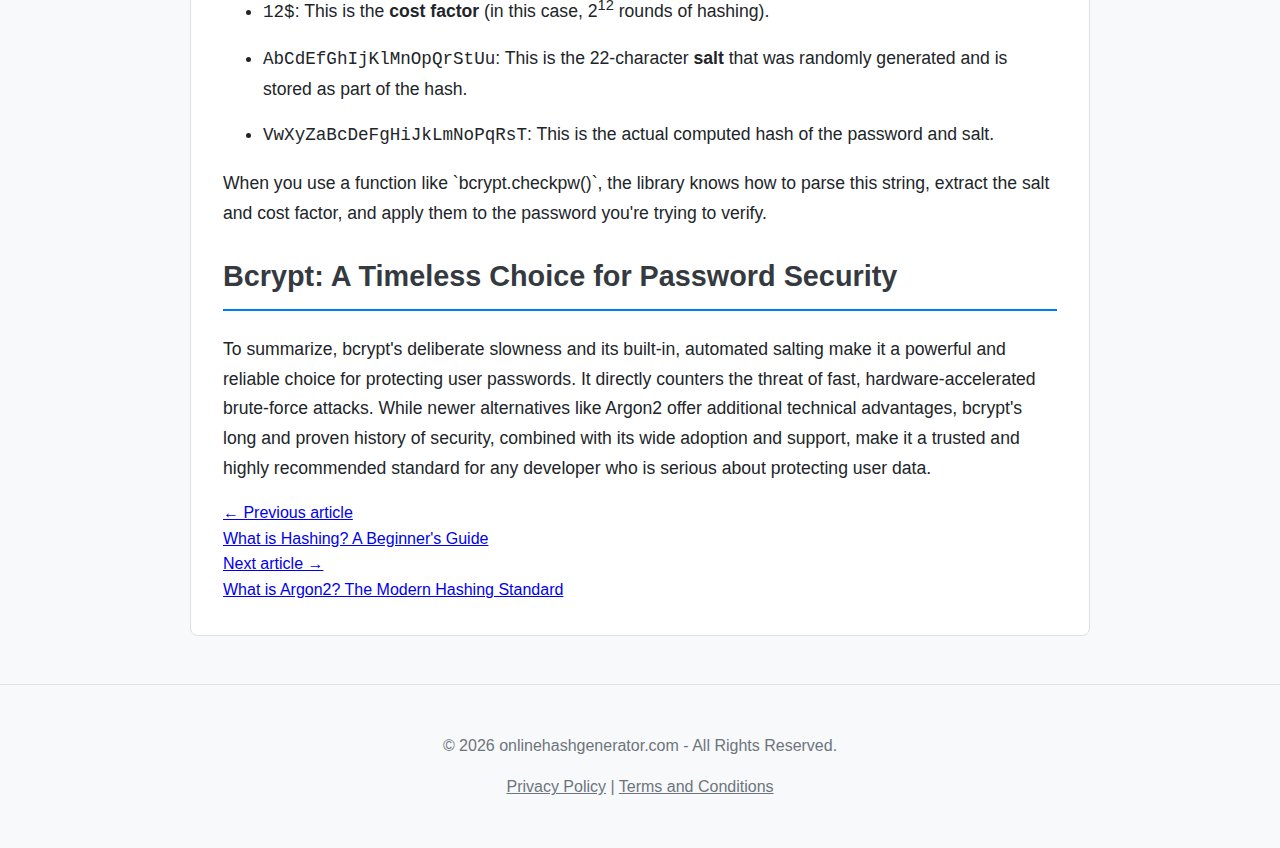
<file: articles/what-is-bcrypt.html>
<!DOCTYPE html>
<html lang="en">
<head>
    <meta charset="UTF-8">
    <meta name="viewport" content="width=device-width, initial-scale=1.0">
    <title>What is Bcrypt? A Complete Guide to Modern Password Hashing</title>
    <meta name="description" content="A deep dive into Bcrypt, the a battle-tested password hashing function. Learn why it's secure, how to use it in Python and Node.js, and how it compares to SHA-256.">
    <link rel="canonical" href="https://onlinehashgenerator.com/articles/what-is-bcrypt.html" />
    <link rel="stylesheet" href="/style.css"> 
    
    <!-- Schema Markup for Article -->
    <script type="application/ld+json">
    {
      "@context": "https://schema.org",
      "@type": "Article",
      "headline": "What is Bcrypt? A Complete Guide to Modern Password Hashing",
      "author": { "@type": "Organization", "name": "Online Hash Generator Team" },
      "publisher": {
        "@type": "Organization",
        "name": "Online Hash Generator",
        "logo": { "@type": "ImageObject", "url": "https://onlinehashgenerator.com/images/logo.webp" }
      },
      "datePublished": "2025-06-18",
      "dateModified": "2025-06-20",
      "image": "https://onlinehashgenerator.com/images/bcrypt-slow-vs-fast-hash.webp"
    }
    </script>

    <!-- Google tag (gtag.js) -->
    <script async src="https://www.googletagmanager.com/gtag/js?id=G-KR2QFJQ6PR"></script>
    <script>
      window.dataLayer = window.dataLayer || [];
      function gtag(){dataLayer.push(arguments);}
      gtag('js', new Date());
      gtag('config', 'G-KR2QFJQ6PR');
    </script>

    <!-- Google adsense -->
    <script async src="https://pagead2.googlesyndication.com/pagead/js/adsbygoogle.js?client=ca-pub-5409295794067694"
     crossorigin="anonymous"></script>

    <!-- Favicon -->
    <link rel="icon" type="image/png" href="https://onlinehashgenerator.com/favicon/favicon-96x96.png" sizes="96x96" />
    <link rel="icon" type="image/svg+xml" href="https://onlinehashgenerator.com/favicon/favicon.svg" />
    <link rel="shortcut icon" href="https://onlinehashgenerator.com/favicon/favicon.ico" />
    <link rel="apple-touch-icon" sizes="180x180" href="https://onlinehashgenerator.com/favicon/apple-touch-icon.png" />
    <meta name="apple-mobile-web-app-title" content="MyWebSite" />
    <link rel="manifest" href="https://onlinehashgenerator.com/favicon/site.webmanifest" />

</head>
<body>
    <header>
        <div class="header-content">
            <h1><a href="/" style="text-decoration:none; color:inherit;">Online Hash Generator</a></h1>
            <nav>
                <a href="/#tool-section">Tool</a>
                <a href="/#learning-center">Learn</a>
                <a href="/#faq-section">FAQ</a>
            </nav>
        </div>
    </header>

    <main class="main-container content-page">
        <article>
            <h1>What is Bcrypt? A Complete Guide to Modern Password Hashing</h1>
            <p class="article-meta">Published: June 30, 2025 | Updated: July 18, 2025</p>

            <p>Simply hashing a password with a quick technique like SHA-256 is insufficient in the realm of password security. Because modern GPUs can guess billions of hashes per second, brute-force assaults can be used to break rapid hashes. Specialized password hashing functions are useful in this situation. <strong>Bcrypt is a well-known, tried-and-true algorithm</strong> created especially to secure passwords. Because it is <strong>purposefully slow, flexible, and automatically adds salt</strong>, developers all over the world choose it. We'll go into great detail about what bcrypt is, why it's so safe, and how it stacks up against other techniques in this guide.</p>

            <h2>Why Do We Need a Special Function Like Bcrypt?</h2>
            <p>We must first comprehend the issue that bcrypt addresses—the weakness of rapid hashes—in order to appreciate its significance.</p>
            <p>The main goal of algorithms such as MD5 and SHA-256 is speed. They are designed to swiftly calculate a hash from a huge message or file. For jobs like confirming file integrity, this is great. But when it comes to password storage, this <strong>quickness turns into a serious flaw</strong>.</p>
            <p>A hacker with access to a password hash database can execute "brute-force" or "dictionary" assaults using contemporary hardware, such as Graphics Processing Units (GPUs). These GPUs can test billions of popular passwords every second against a single stolen hash because a rapid hash can be computed in a fraction of a second. A password that is "password123" will probably be cracked relatively immediately. At this point, a deliberate, slow algorithm is crucial.</p>
            
            <figure class="article-image">
                <img src="/images/bcrypt-slow-vs-fast-hash.webp" alt="Infographic comparing a fast hash like SHA-256 (vulnerable to GPU attacks) versus a slow hash like Bcrypt (resistant to brute-force).">
                <figcaption>Bcrypt's deliberate slowness is its primary defense against modern hardware attacks.</figcaption>
            </figure>

            <h2>So, What is Bcrypt?</h2>
            <p>A powerful and thoroughly tested encryption technique, the <strong>Blowfish cipher</strong>, serves as the foundation for the password-hashing feature Bcrypt. It was created by Niels Provos and David Mazières with the express purpose of being sluggish and impervious to attacks that were accelerated by hardware. It was originally demonstrated at USENIX in 1999.</p>
            <p>Unlike general-purpose hash functions, bcrypt has two key features built directly into its design:</p>
            <ul>
                <li><strong>It's Adaptive and Slow:</strong> Bcrypt's most important feature is its configurable <strong>"cost factor"</strong> (also known as "work factor" or "log rounds"). A developer can purposefully slow down the hashing process using this parameter. You may "tune" the slowness by increasing the cost factor, which keeps brute-force attacks computationally costly for an attacker even as computers and GPUs get faster over time. The long-term resilience of bcrypt is attributed to this adaptability.</li>
                <li><strong>It Includes a Salt Automatically:</strong> Bcrypt automatically generates a random salt for each password before hashing it. A special string of information that is mixed with the password is called a <strong>salt</strong>. This implies that two users' stored hashes will differ greatly, even if they have the same password. The "rainbow table" assaults, which use lists of hashes for popular passwords that have already been calculated, are defeated by this method alone. Internally, Bcrypt manages this salting procedure, guaranteeing its accuracy and security.</li>
            </ul>

            <h2>How to Use Bcrypt: Practical Examples</h2>
            <p>The intricacy of creating salts and comparing hashes is taken care of for you by the well-supported, user-friendly libraries for bcrypt found in the majority of contemporary programming languages. Here are a few typical instances.</p>

            <h3>Bcrypt in Python</h3>
            <p>First, you'll need to install the library using pip:</p>
            <pre><code>pip install bcrypt</code></pre>
            <p>Then, you can use it in your code:</p>
            <pre><code>import bcrypt
password = b"a_very_secure_password"
# To hash a password for the first time
# The salt is automatically generated and included in the hash
hashed = bcrypt.hashpw(password, bcrypt.gensalt())
print(hashed)
# Example output: b'$2b$12$Ea.Kj9.Sj0iYyZ.9.v.8.u1b5z0b9g5w8d7e6f4a3c2b1a0'
# To check a password against a stored hash
if bcrypt.checkpw(password, hashed):
    print("Login successful")
else:
    print("Invalid password")</code></pre>

            <h3>Bcrypt in Node.js (JavaScript)</h3>
            <p>The most popular library in the Node.js ecosystem is `bcrypt` (or `bcryptjs` for a pure JavaScript implementation). Install it with npm:</p>
            <pre><code>npm install bcrypt</code></pre>
            <p>And use it in your application:</p>
            <pre><code>const bcrypt = require('bcrypt');

const password = "a_very_secure_password";
const saltRounds = 10; // This is the cost factor

// To hash a password
bcrypt.hash(password, saltRounds, function(err, hash) {
    if (err) {
        // Handle error
        return;
    }
    console.log(hash);
    // Example output: '$2b$10$fL6fH7o.x.p2b.r/r/R5bOcL3.O/3g4i2j1h0'
    
    // To check a password
    bcrypt.compare(password, hash, function(err, result) {
        if (result === true) {
            console.log("Login successful");
        } else {
            console.log("Invalid password");
        }
    });
});</code></pre>

            <h2>Bcrypt vs. SHA-256: Which is Better for Passwords?</h2>
            <p>For any developer, this is an important distinction. Although they are both hashing algorithms, their purposes are distinct. Compared to a basic SHA-256 hash, <strong>Bcrypt is far superior and more safe for password hashing.</strong> If you need a refresher on the basics, check out our <strong><a href="/articles/what-is-hashing.html">complete guide to hashing</a></strong>.</p>
            
            <div class="comparison-table-container">
                <table>
                    <thead>
                        <tr>
                            <th>Feature</th>
                            <th>Bcrypt</th>
                            <th>SHA-256 (for passwords)</th>
                        </tr>
                    </thead>
                    <tbody>
                        <tr>
                            <td><strong>Designed For</strong></td>
                            <td>Password Hashing (Slow)</td>
                            <td>General Hashing (Fast)</td>
                        </tr>
                        <tr>
                            <td><strong>Salting</strong></td>
                            <td>Automatic & built-in</td>
                            <td>Manual implementation required</td>
                        </tr>
                         <tr>
                            <td><strong>Adaptability</strong></td>
                            <td>Adjustable "cost factor"</td>
                            <td>Fixed speed</td>
                        </tr>
                        <tr>
                            <td><strong>Recommendation</strong></td>
                            <td><strong>Excellent</strong> for passwords</td>
                            <td><strong>Not Recommended</strong> for passwords</td>
                        </tr>
                    </tbody>
                </table>
            </div>

            <h2>When NOT to Use Bcrypt</h2>
            <p>While Bcrypt is a top-tier choice for password hashing, it's the wrong tool for other jobs. Its deliberate slowness makes it unsuitable for tasks that require high performance, such as:</p>
            <ul>
                <li><strong>File Integrity Checks:</strong> You wouldn't want to wait several seconds to generate a hash for a large file. For this, a fast algorithm like SHA-256 is the correct choice.</li>
                <li><strong>Database Lookups (Hash Tables):</strong> The speed of a hash function is critical for the performance of hash tables. Using bcrypt here would cripple database performance.</li>
                <li><strong>Unique Identifiers:</strong> When you need a quick, non-secure hash to use as an identifier (e.g., for a cache key), bcrypt is overkill and too slow.</li>
            </ul>

            <h2>Answering Common Questions about Bcrypt's Security</h2>
            
            <h3>Is bcrypt secure?</h3>
            <p><strong>Yes.</strong> Bcrypt is still regarded as a very safe, dependable, and strong option for password hashing as of 2025. When used properly, its architecture has withstood the test of more than 20 years and is still very resilient to the most prevalent password attack types.</p>
            
            <h3>Can bcrypt be reversed, decoded, or decrypted?</h3>
            <p><strong>No.</strong> This is a typical misunderstanding. Bcrypt is a <strong>one-way function</strong>, just like any other appropriate cryptographic hash function. A bcrypt hash cannot be mathematically reversed to yield the original password due to computational limitations. Instead of truly reversing the technique, websites that make claims to "decrypt bcrypt" use extensive databases of known password-hash pairs (from prior data breaches) to see if your hash is included. Your password must be unique for these services to work.</p>
            
            <h3>What are the weaknesses or disadvantages of bcrypt?</h3>
            <p>While very strong, bcrypt is not perfect. Its known limitations include:</p>
            <ul>
                <li><strong>Password Length Limitation:</strong> Passwords are truncated at 72 characters by the original bcrypt method. This is a technical limitation of the algorithm, although it is not a practical problem for almost all user passwords.</li>
                <li><strong>Not "Memory-Hard":</strong> Bcrypt is not as "memory-hard" as more recent algorithms, but it is "CPU-hard" (requiring a lot of processing power). This implies that rather than using memory-hard methods like Argon2, specialized, costly technology (like ASICs) can be made to accelerate the cracking of bcrypt.</li>
            </ul>

            <h3>Is there anything better than bcrypt? Is bcrypt still relevant?</h3>
            <p><strong>Yes, newer algorithms are deemed "better"</strong> from a technological standpoint. The current winner of the official Password Hashing Competition is <strong>Argon2</strong>. Argon2 is both CPU- and memory-hard, making it more resistant to custom hardware attacks.</p>
            <p>However, <strong>bcrypt is still absolutely relevant and a very safe option.</strong> It has been battle-tested for more than 20 years, is widely used in all major programming languages, and is well-known in the security world. For the great majority of applications, using bcrypt is never a bad security choice. It offers good protection.</p>
            
            <figure class="article-image">
                <img src="/images/password-hashing-evolution.webp" alt="Timeline infographic showing the evolution of password security from plain text to MD5, Bcrypt, and finally Argon2.">
                <figcaption>The evolution of password hashing shows a clear trend towards slower, more resilient algorithms.</figcaption>
            </figure>

            <h2>Understanding the Bcrypt Hash String</h2>
            <p>A common question is what the different parts of a bcrypt hash mean. A typical bcrypt hash looks like this:</p>
            <pre><code>$2b$12$AbCdEfGhIjKlMnOpQrStUuVwXyZaBcDeFgHiJkLmNoPqRsT</code></pre>
            <p>Let's break it down:</p>
            <ul>
                <li><code>$2b$</code>: This identifies the bcrypt algorithm version.</li>
                <li><code>12$</code>: This is the <strong>cost factor</strong> (in this case, 2<sup>12</sup> rounds of hashing).</li>
                <li><code>AbCdEfGhIjKlMnOpQrStUu</code>: This is the 22-character <strong>salt</strong> that was randomly generated and is stored as part of the hash.</li>
                <li><code>VwXyZaBcDeFgHiJkLmNoPqRsT</code>: This is the actual computed hash of the password and salt.</li>
            </ul>
            <p>When you use a function like `bcrypt.checkpw()`, the library knows how to parse this string, extract the salt and cost factor, and apply them to the password you're trying to verify.</p>

            <h2>Bcrypt: A Timeless Choice for Password Security</h2>
            <p>To summarize, bcrypt's deliberate slowness and its built-in, automated salting make it a powerful and reliable choice for protecting user passwords. It directly counters the threat of fast, hardware-accelerated brute-force attacks. While newer alternatives like Argon2 offer additional technical advantages, bcrypt's long and proven history of security, combined with its wide adoption and support, make it a trusted and highly recommended standard for any developer who is serious about protecting user data.</p>
        </article>

        <div class="article-footer">
            <a class="footer-link" href="/articles/what-is-hashing.html">
                <div class="fl-label">&larr; Previous article</div>
                <div class="fl-title">What is Hashing? A Beginner's Guide</div>
            </a>
            <a class="footer-link" href="/articles/what-is-argon2.html">
                <div class="fl-label">Next article &rarr;</div>
                <div class="fl-title">What is Argon2? The Modern Hashing Standard</div>
            </a>
        </div>
    </main>
    
    <footer>
        <p>© 2026 onlinehashgenerator.com - All Rights Reserved.</p>
        <p><a href="/privacy.html">Privacy Policy</a> | <a href="/terms.html">Terms and Conditions</a></p>
    </footer>
</body>
</html>
</file>
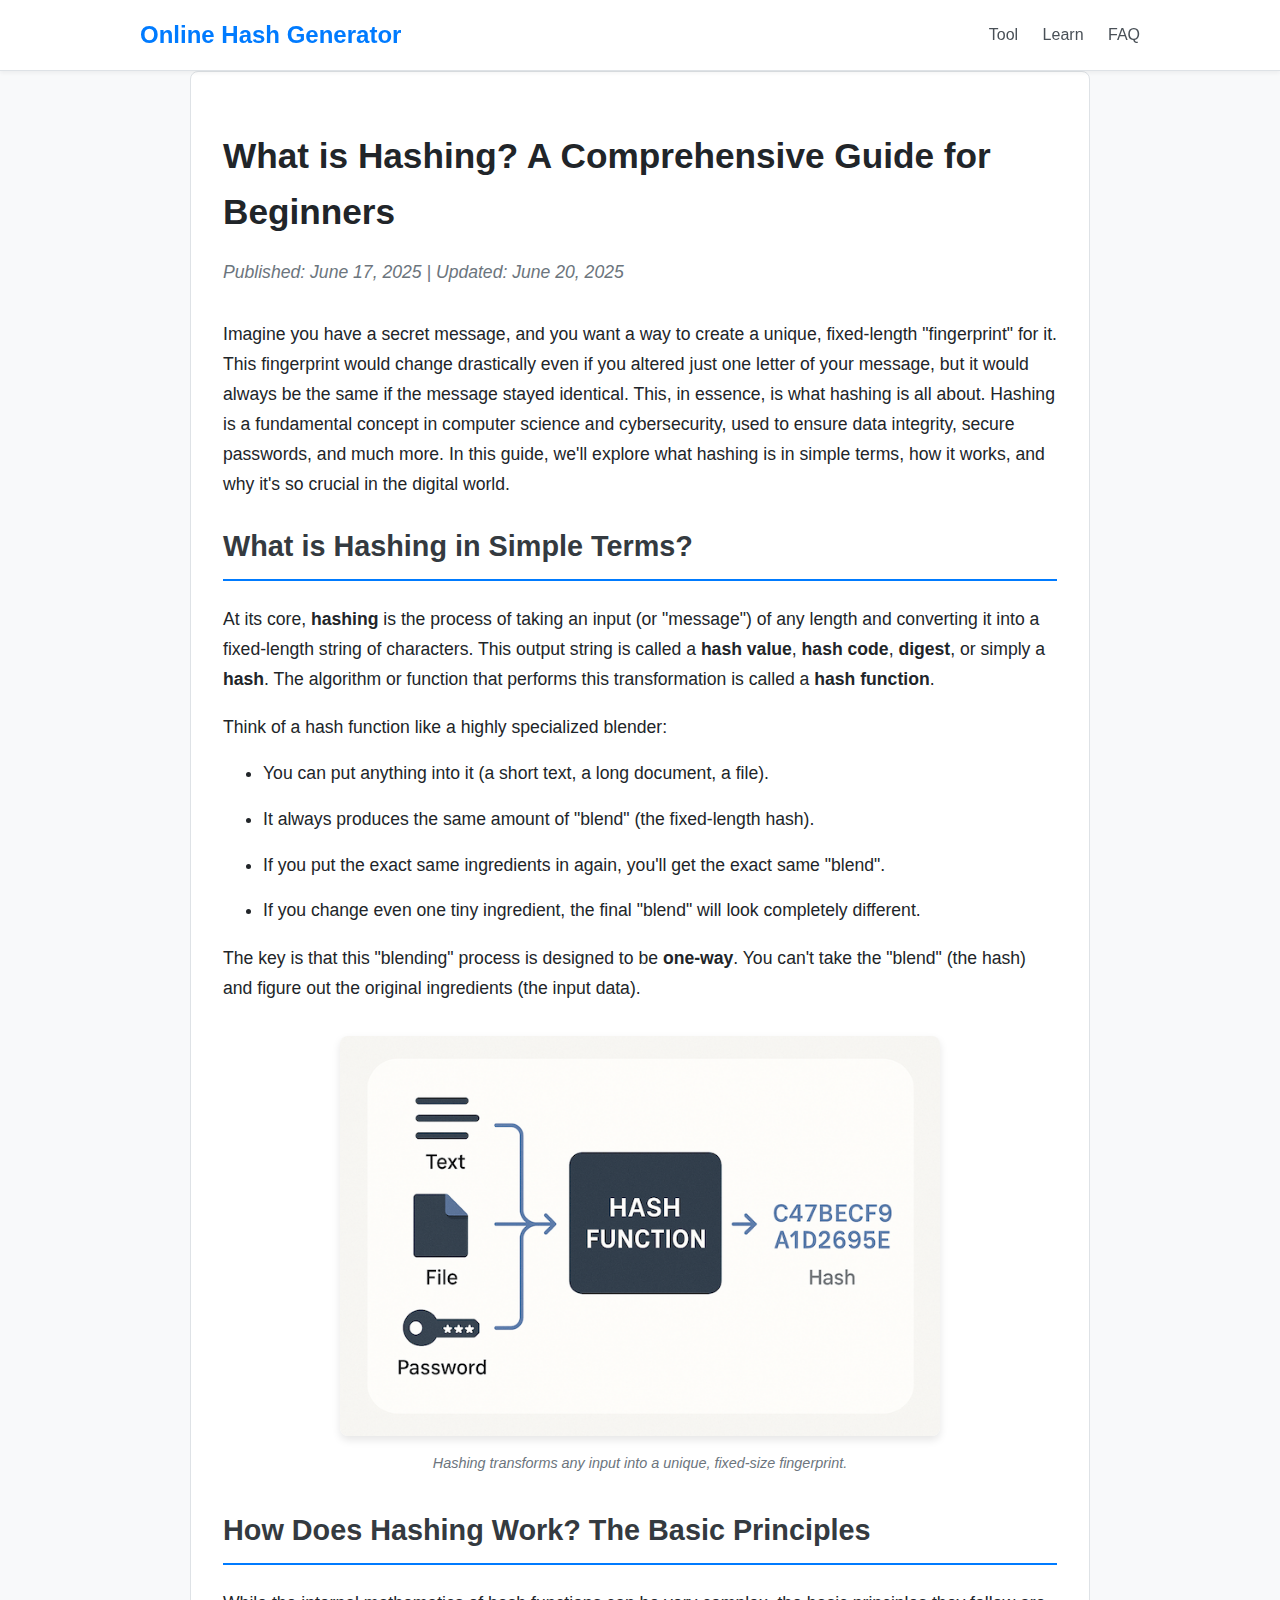
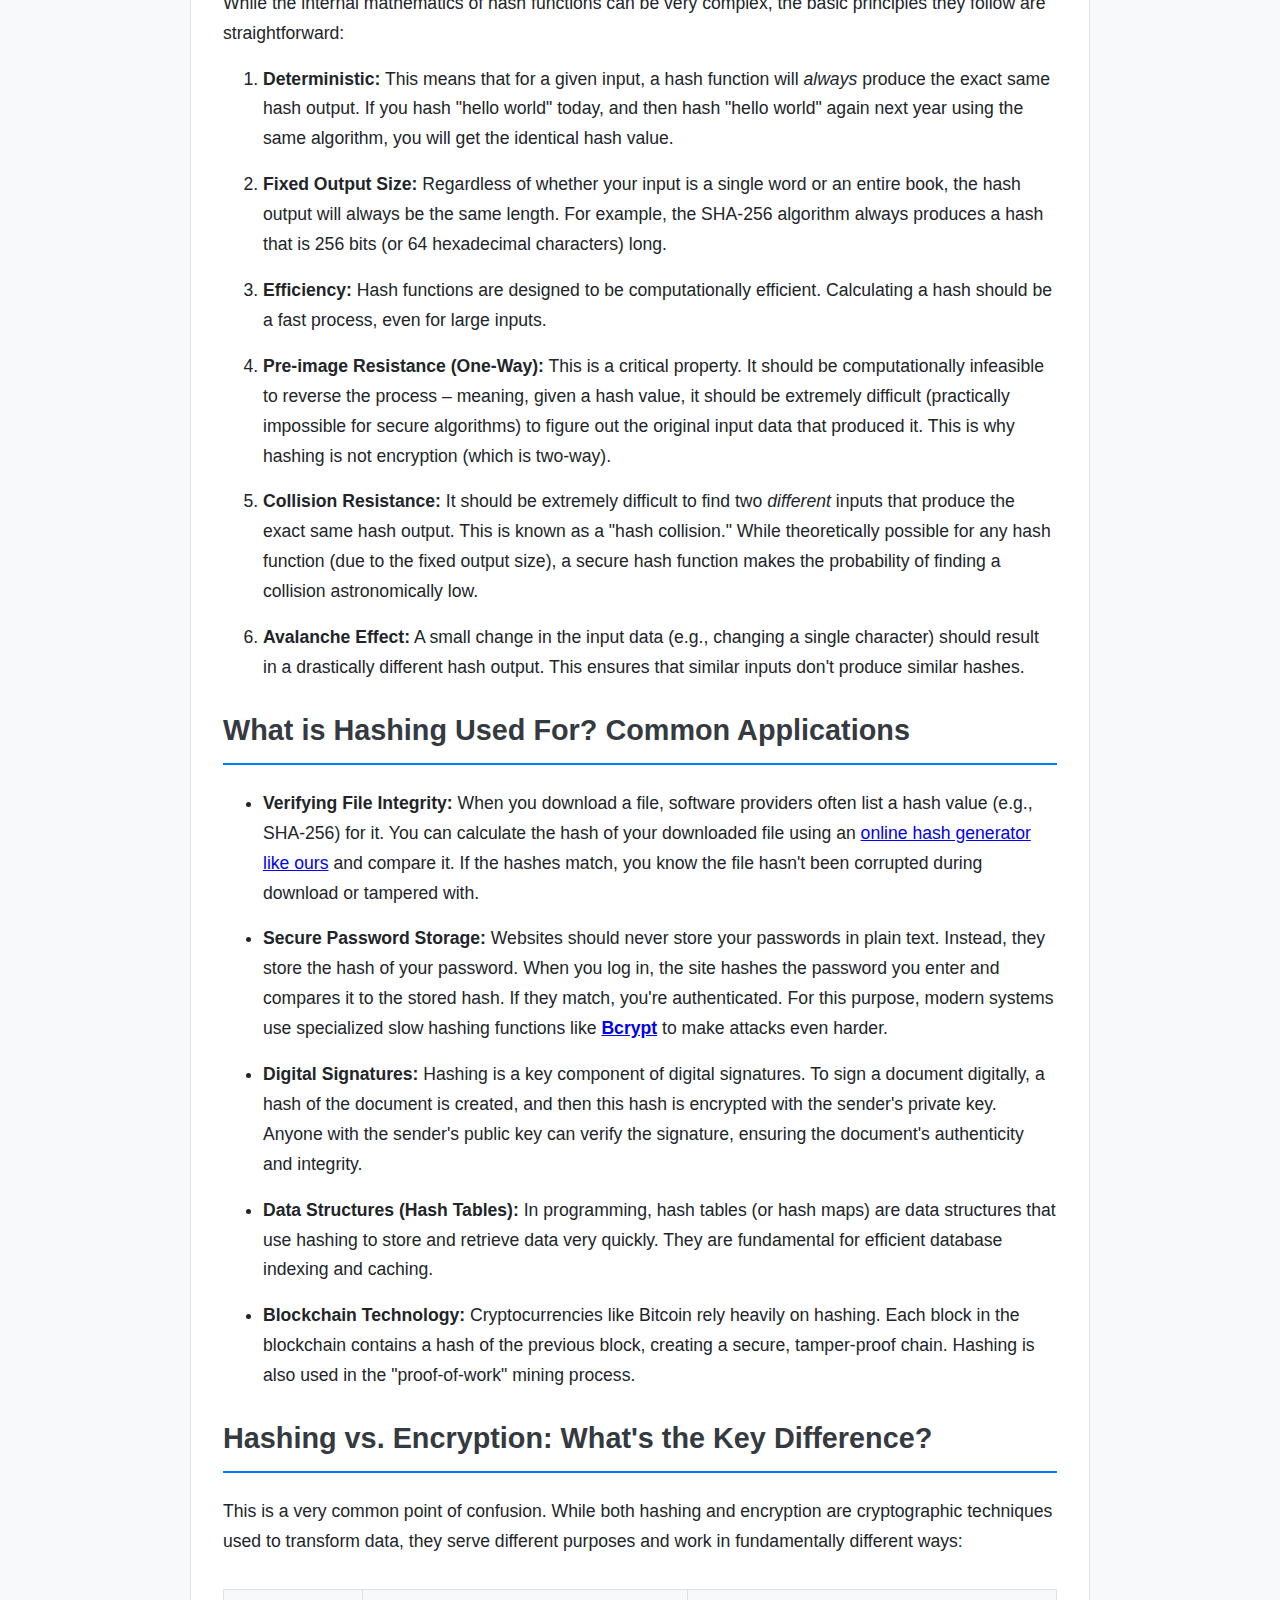
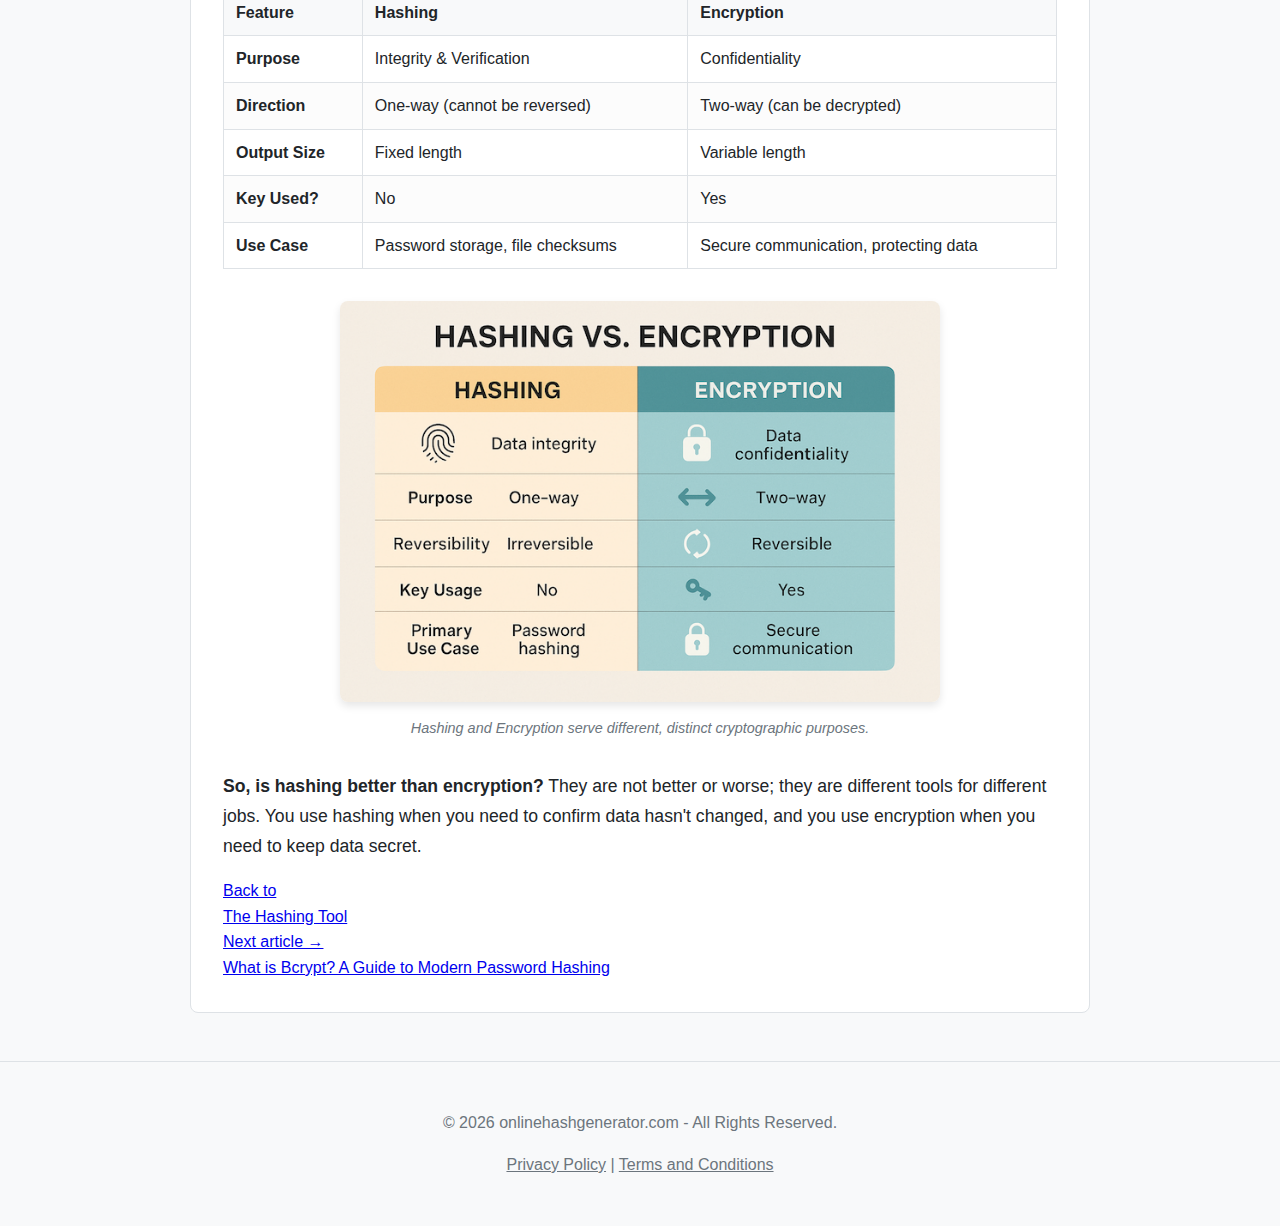
<file: articles/what-is-hashing.html>
<!DOCTYPE html>
<html lang="en">
<head>
    <meta charset="UTF-8">
    <meta name="viewport" content="width=device-width, initial-scale=1.0">
    <title>What is Hashing? A Comprehensive Guide for Beginners - Online Hash Generator</title>
    <meta name="description" content="Learn what hashing is, how cryptographic hash functions work, common uses like password security & file integrity, and the difference between hashing and encryption.">
    <link rel="canonical" href="https://onlinehashgenerator.com/articles/what-is-hashing.html" />
    <link rel="stylesheet" href="/style.css">
    
    <!-- Schema Markup for Article -->
    <script type="application/ld+json">
    {
      "@context": "https://schema.org",
      "@type": "Article",
      "headline": "What is Hashing? A Comprehensive Guide for Beginners",
      "author": { "@type": "Organization", "name": "Online Hash Generator Team" },
      "publisher": {
        "@type": "Organization",
        "name": "Online Hash Generator",
        "logo": { "@type": "ImageObject", "url": "https://onlinehashgenerator.com/images/logo.webp" }
      },
      "datePublished": "2025-06-17",
      "dateModified": "2025-06-20",
      "image": "https://onlinehashgenerator.com/images/hashing-concept-infographic.webp"
    }
    </script>
    
    <!-- Google tag (gtag.js) -->
    <script async src="https://www.googletagmanager.com/gtag/js?id=G-KR2QFJQ6PR"></script>
    <script>
      window.dataLayer = window.dataLayer || [];
      function gtag(){dataLayer.push(arguments);}
      gtag('js', new Date());
      gtag('config', 'G-KR2QFJQ6PR');
    </script>

    <!-- Favicon -->
    <link rel="icon" type="image/png" href="https://onlinehashgenerator.com/favicon/favicon-96x96.png" sizes="96x96" />
    <link rel="icon" type="image/svg+xml" href="https://onlinehashgenerator.com/favicon/favicon.svg" />
    <link rel="shortcut icon" href="https://onlinehashgenerator.com/favicon/favicon.ico" />
    <link rel="apple-touch-icon" sizes="180x180" href="https://onlinehashgenerator.com/favicon/apple-touch-icon.png" />
    <meta name="apple-mobile-web-app-title" content="MyWebSite" />
    <link rel="manifest" href="https://onlinehashgenerator.com/favicon/site.webmanifest" />

</head>
<body>
    <header>
        <div class="header-content">
            <h1><a href="/" style="text-decoration:none; color:inherit;">Online Hash Generator</a></h1>
            <nav>
                <a href="/#tool-section">Tool</a>
                <a href="/#learning-center">Learn</a>
                <a href="/#faq-section">FAQ</a>
            </nav>
        </div>
    </header>

    <main class="main-container content-page">
        <article>
            <h1>What is Hashing? A Comprehensive Guide for Beginners</h1>
            <p class="article-meta">Published: June 17, 2025 | Updated: June 20, 2025</p>

            <p>Imagine you have a secret message, and you want a way to create a unique, fixed-length "fingerprint" for it. This fingerprint would change drastically even if you altered just one letter of your message, but it would always be the same if the message stayed identical. This, in essence, is what hashing is all about. Hashing is a fundamental concept in computer science and cybersecurity, used to ensure data integrity, secure passwords, and much more. In this guide, we'll explore what hashing is in simple terms, how it works, and why it's so crucial in the digital world.</p>

            <h2>What is Hashing in Simple Terms?</h2>
            <p>At its core, <strong>hashing</strong> is the process of taking an input (or "message") of any length and converting it into a fixed-length string of characters. This output string is called a <strong>hash value</strong>, <strong>hash code</strong>, <strong>digest</strong>, or simply a <strong>hash</strong>. The algorithm or function that performs this transformation is called a <strong>hash function</strong>.</p>
            <p>Think of a hash function like a highly specialized blender:</p>
            <ul>
                <li>You can put anything into it (a short text, a long document, a file).</li>
                <li>It always produces the same amount of "blend" (the fixed-length hash).</li>
                <li>If you put the exact same ingredients in again, you'll get the exact same "blend".</li>
                <li>If you change even one tiny ingredient, the final "blend" will look completely different.</li>
            </ul>
            <p>The key is that this "blending" process is designed to be <strong>one-way</strong>. You can't take the "blend" (the hash) and figure out the original ingredients (the input data).</p>
            
            <figure class="article-image">
                <img src="/images/hashing-concept-infographic.webp" alt="Infographic explaining the hashing concept: various inputs go into a hash function and produce a fixed-length hash output.">
                <figcaption>Hashing transforms any input into a unique, fixed-size fingerprint.</figcaption>
            </figure>

            <h2>How Does Hashing Work? The Basic Principles</h2>
            <p>While the internal mathematics of hash functions can be very complex, the basic principles they follow are straightforward:</p>
            <ol>
                <li><strong>Deterministic:</strong> This means that for a given input, a hash function will <em>always</em> produce the exact same hash output. If you hash "hello world" today, and then hash "hello world" again next year using the same algorithm, you will get the identical hash value.</li>
                <li><strong>Fixed Output Size:</strong> Regardless of whether your input is a single word or an entire book, the hash output will always be the same length. For example, the SHA-256 algorithm always produces a hash that is 256 bits (or 64 hexadecimal characters) long.</li>
                <li><strong>Efficiency:</strong> Hash functions are designed to be computationally efficient. Calculating a hash should be a fast process, even for large inputs.</li>
                <li><strong>Pre-image Resistance (One-Way):</strong> This is a critical property. It should be computationally infeasible to reverse the process – meaning, given a hash value, it should be extremely difficult (practically impossible for secure algorithms) to figure out the original input data that produced it. This is why hashing is not encryption (which is two-way).</li>
                <li><strong>Collision Resistance:</strong> It should be extremely difficult to find two <em>different</em> inputs that produce the exact same hash output. This is known as a "hash collision." While theoretically possible for any hash function (due to the fixed output size), a secure hash function makes the probability of finding a collision astronomically low.</li>
                <li><strong>Avalanche Effect:</strong> A small change in the input data (e.g., changing a single character) should result in a drastically different hash output. This ensures that similar inputs don't produce similar hashes.</li>
            </ol>
            
            <h2>What is Hashing Used For? Common Applications</h2>
            <ul>
                <li><strong>Verifying File Integrity:</strong> When you download a file, software providers often list a hash value (e.g., SHA-256) for it. You can calculate the hash of your downloaded file using an <a href="/#tool-section">online hash generator like ours</a> and compare it. If the hashes match, you know the file hasn't been corrupted during download or tampered with.</li>
                <li><strong>Secure Password Storage:</strong> Websites should never store your passwords in plain text. Instead, they store the hash of your password. When you log in, the site hashes the password you enter and compares it to the stored hash. If they match, you're authenticated. For this purpose, modern systems use specialized slow hashing functions like <strong><a href="/articles/what-is-bcrypt.html">Bcrypt</a></strong> to make attacks even harder.</li>
                <li><strong>Digital Signatures:</strong> Hashing is a key component of digital signatures. To sign a document digitally, a hash of the document is created, and then this hash is encrypted with the sender's private key. Anyone with the sender's public key can verify the signature, ensuring the document's authenticity and integrity.</li>
                <li><strong>Data Structures (Hash Tables):</strong> In programming, hash tables (or hash maps) are data structures that use hashing to store and retrieve data very quickly. They are fundamental for efficient database indexing and caching.</li>
                <li><strong>Blockchain Technology:</strong> Cryptocurrencies like Bitcoin rely heavily on hashing. Each block in the blockchain contains a hash of the previous block, creating a secure, tamper-proof chain. Hashing is also used in the "proof-of-work" mining process.</li>
            </ul>

            <h2>Hashing vs. Encryption: What's the Key Difference?</h2>
            <p>This is a very common point of confusion. While both hashing and encryption are cryptographic techniques used to transform data, they serve different purposes and work in fundamentally different ways:</p>
            
            <div class="comparison-table-container">
                <table>
                    <thead>
                        <tr>
                            <th>Feature</th>
                            <th>Hashing</th>
                            <th>Encryption</th>
                        </tr>
                    </thead>
                    <tbody>
                        <tr>
                            <td><strong>Purpose</strong></td>
                            <td>Integrity & Verification</td>
                            <td>Confidentiality</td>
                        </tr>
                        <tr>
                            <td><strong>Direction</strong></td>
                            <td>One-way (cannot be reversed)</td>
                            <td>Two-way (can be decrypted)</td>
                        </tr>
                         <tr>
                            <td><strong>Output Size</strong></td>
                            <td>Fixed length</td>
                            <td>Variable length</td>
                        </tr>
                        <tr>
                            <td><strong>Key Used?</strong></td>
                            <td>No</td>
                            <td>Yes</td>
                        </tr>
                        <tr>
                            <td><strong>Use Case</strong></td>
                            <td>Password storage, file checksums</td>
                            <td>Secure communication, protecting data</td>
                        </tr>
                    </tbody>
                </table>
            </div>

	    <figure class="article-image">
    	        <img src="/images/hashing-vs-encryption-table.webp" alt="Comparison table infographic showing the key differences between hashing (one-way, for integrity) and encryption (two-way, for confidentiality).">
                <figcaption>Hashing and Encryption serve different, distinct cryptographic purposes.</figcaption>
	    </figure>

            <p><strong>So, is hashing better than encryption?</strong> They are not better or worse; they are different tools for different jobs. You use hashing when you need to confirm data hasn't changed, and you use encryption when you need to keep data secret.</p>
        </article>

        <div class="article-footer">
            <a class="footer-link" href="/">
                <div class="fl-label">Back to</div>
                <div class="fl-title">The Hashing Tool</div>
            </a>
            <a class="footer-link" href="/articles/what-is-bcrypt.html">
                <div class="fl-label">Next article &rarr;</div>
                <div class="fl-title">What is Bcrypt? A Guide to Modern Password Hashing</div>
            </a>
        </div>
    </main>
    
    <footer>
        <p>© 2026 onlinehashgenerator.com - All Rights Reserved.</p>
        <p><a href="/privacy.html">Privacy Policy</a> | <a href="/terms.html">Terms and Conditions</a></p>
    </footer>
</body>
</html>
</file>
<file: style.css>
:root {
    --primary-color: #007bff;
    --secondary-color: #f8f9fa;
    --border-color: #dee2e6;
    --text-color: #212529;
    --bg-color: #ffffff;
    --container-bg: #fdfdfd;
}

html { scroll-behavior: smooth; }
*, *::before, *::after { box-sizing: border-box; }

body {
    font-family: -apple-system, BlinkMacSystemFont, "Segoe UI", Roboto, "Helvetica Neue", Arial, sans-serif;
    margin: 0; 
    background-color: var(--secondary-color);
    color: var(--text-color); 
    line-height: 1.6;
}

/* --- Header & Navigation --- */
header { 
    background-color: var(--bg-color); padding: 1rem 2rem;
    border-bottom: 1px solid var(--border-color); box-shadow: 0 2px 4px rgba(0,0,0,0.05);
    position: sticky; top: 0; z-index: 1000;
}
.header-content {
    max-width: 1000px; margin: 0 auto; display: flex;
    justify-content: space-between; align-items: center;
}
header h1 {
    margin: 0; font-size: 1.5rem; color: var(--primary-color);
}
header nav a {
    margin-left: 20px; text-decoration: none; color: #495057;
    font-weight: 500; transition: color 0.2s ease-in-out;
}
header nav a:hover { color: var(--primary-color); }

/* --- Main Layout & Content --- */
.main-container {
    max-width: 900px; margin: 0 auto; padding: 2rem 1rem;
}
section {
    padding-top: 2rem; 
    margin-top: -2rem; 
}
section[id] {
    scroll-margin-top: 80px; /* Adjust based on your header height */
}
h2 {
    font-size: 1.8rem; color: #343a40;
    border-bottom: 2px solid var(--primary-color);
    padding-bottom: 10px; margin-bottom: 1.5rem;
}
h3 { font-size: 1.3rem; margin-top: 1.5rem; margin-bottom: 0.75rem; color: #495057; }

/* --- Tool Styles --- */
.hash-generator-container {
    display: flex; gap: 20px; padding: 20px; background-color: var(--container-bg);
    border: 1px solid var(--border-color); border-radius: 8px; box-shadow: 0 4px 12px rgba(0,0,0,0.05);
    margin-bottom: 3rem;
}
.column { display: flex; flex-direction: column; }
.input-column, .output-column { flex: 1; }
.action-column {
    flex-grow: 0; flex-shrink: 0; justify-content: center; align-items: center;
}
textarea {
    width: 100%; height: 250px; padding: 10px; border: 1px solid var(--border-color);
    border-radius: 5px; font-family: "Courier New", Courier, monospace;
    font-size: 0.9rem; resize: vertical;
}
textarea:focus {
    outline: none; border-color: var(--primary-color); box-shadow: 0 0 0 2px rgba(0, 123, 255, 0.25);
}
.controls-container {
    margin-top: 15px; display: flex; justify-content: space-between;
    align-items: flex-start; gap: 20px;
    flex-wrap: wrap; 
}
.file-input-wrapper { 
    position: relative; display: inline-block;
    white-space: nowrap; 
}
.file-input-label {
    background-color: #6c757d; color: white; padding: 8px 15px;
    border-radius: 5px; cursor: pointer;
}
.file-input-label:hover { background-color: #5a6268; }
#file-input { display: none; }
#file-info { display: flex; align-items: center; gap: 10px; margin-top: 10px; font-size: 0.9em; }
#clear-file-btn {
    background: #dc3545; color: white; border: none; width: 20px; height: 20px;
    border-radius: 50%; cursor: pointer; font-weight: bold; line-height: 18px; text-align: center;
}
.algorithm-selector-wrapper { display: flex; align-items: center; gap: 8px; }
#hash-algorithm { padding: 8px; border-radius: 5px; border: 1px solid var(--border-color); }
#generate-btn {
    background-color: var(--primary-color); color: white; border: none;
    padding: 15px 30px; font-size: 1.1rem; font-weight: bold;
    border-radius: 50px; cursor: pointer; transition: background-color 0.2s ease;
}
#generate-btn:hover { background-color: #0056b3; }
.hidden { display: none !important; }

/* --- Content, Article & FAQ Section Styles --- */
.content-section {
    padding: 2rem; background-color: var(--bg-color);
    border: 1px solid var(--border-color); border-radius: 8px;
    margin-bottom: 2rem;
}
.section-intro { font-size: 1.1rem; color: #495057; margin-bottom: 1.5rem; }
.content-section article { margin-bottom: 2.5rem; }
.content-section article:last-child { margin-bottom: 0; }
.content-section ul, .content-section ol { padding-left: 25px; margin-top: 0.5rem; }
.content-section li { margin-bottom: 0.5rem; }

.faq-item { margin-bottom: 1.5rem; }
.faq-item h3 { border-bottom: none; font-size: 1.2rem; padding: 0; margin: 0 0 0.5rem 0; }

/* Styles for individual article pages (.content-page) */
.content-page {
    padding: 2rem; background-color: var(--bg-color);
    border: 1px solid var(--border-color); border-radius: 8px;
}
.content-page h1 { font-size: 2.2rem; margin-bottom: 0.5rem; }
.content-page .article-meta { color: #6c757d; margin-bottom: 2rem; font-style: italic; }
.content-page article p, .content-page article li { font-size: 1.1rem; line-height: 1.7; margin-bottom: 1rem; }

/* --- Styles for Code Blocks in Articles --- */
pre {
    background-color: #f4f4f4; /* Un fons gris clar per destacar */
    border: 1px solid var(--border-color);
    border-radius: 5px;
    padding: 1em;
    overflow-x: auto; /* AQUESTA ÉS LA LÍNIA MÀGICA */
    font-family: 'Courier New', Courier, monospace;
    font-size: 0.9em; /* Una mida una mica més petita per a la llegibilitat del codi */
    white-space: pre; /* Manté els espais i els salts de línia del codi */
}

code {
    font-family: 'Courier New', Courier, monospace;
}

/* Article Promotion on Index Page */
.article-promo-grid {
    display: grid;
    grid-template-columns: repeat(auto-fit, minmax(280px, 1fr));
    gap: 20px;
    margin-top: 1.5rem;
    margin-bottom: 2rem;
}
.article-promo-card {
    display: block;
    background-color: var(--container-bg);
    border: 1px solid var(--border-color);
    padding: 20px;
    border-radius: 8px;
    text-decoration: none;
    color: var(--text-color);
    transition: transform 0.2s ease, box-shadow 0.2s ease;
}
.article-promo-card:hover {
    transform: translateY(-5px);
    box-shadow: 0 8px 15px rgba(0,0,0,0.08);
}
.article-promo-card h3 { margin-top: 0; font-size: 1.25rem; }
.article-promo-card p { color: #495057; font-size: 0.95rem; }
.read-more { font-weight: bold; color: var(--primary-color); }

/* Styles for Images within articles */
.article-image {
    margin: 2rem auto;
    max-width: 600px; /* Adjust as needed */
    text-align: center;
}
.article-image img {
    max-width: 100%;
    height: auto;
    border-radius: 8px;
    box-shadow: 0 4px 8px rgba(0,0,0,0.1);
}
.article-image figcaption {
    font-size: 0.9rem;
    color: #6c757d;
    margin-top: 0.5rem;
    font-style: italic;
}

/* Comparison Table Styling */
.comparison-table-container {
    margin: 2rem 0;
    overflow-x: auto; /* For responsiveness on small screens */
}
table {
    width: 100%;
    border-collapse: collapse;
    border: 1px solid var(--border-color);
}
table th, table td {
    border: 1px solid var(--border-color);
    padding: 10px 12px;
    text-align: left;
}
table th {
    background-color: var(--secondary-color);
    font-weight: 600;
}
table tbody tr:nth-child(even) {
    background-color: #fcfcfc;
}

#bcrypt-controls {
    margin-top: 15px;
    padding: 15px;
    border: 1px dashed var(--border-color);
    border-radius: 5px;
    background-color: #fcfdff;
}

.bcrypt-mode-selector {
    display: flex;
    gap: 20px;
    margin-bottom: 15px;
}

.bcrypt-mode-selector label {
    cursor: pointer;
    display: flex;
    align-items: center;
    gap: 5px;
}

#bcrypt-cost-factor-wrapper {
    margin-bottom: 15px;
}

#bcrypt-cost-factor-wrapper label {
    display: block;
    margin-bottom: 5px;
    font-weight: 500;
}

#bcrypt-cost-factor-wrapper input[type="range"] {
    width: 100%;
    cursor: pointer;
}

#bcrypt-verify-input-wrapper textarea {
    height: 100px; /* Més petit per al camp del hash */
    margin-top: 5px;
}

#loader {
    border: 5px solid #f3f3f3; /* Gris clar */
    border-top: 5px solid var(--primary-color); /* Blau */
    border-radius: 50%;
    width: 40px;
    height: 40px;
    animation: spin 1s linear infinite;
}

@keyframes spin {
    0% { transform: rotate(0deg); }
    100% { transform: rotate(360deg); }
}

.output-message {
    padding: 20px;
    border-radius: 5px;
    font-size: 1.2rem;
    font-weight: bold;
    text-align: center;
    height: 100%;
    display: flex;
    align-items: center;
    justify-content: center;
}

.output-message.success {
    background-color: #d4edda;
    color: #155724;
    border: 1px solid #c3e6cb;
}

.output-message.error {
    background-color: #f8d7da;
    color: #721c24;
    border: 1px solid #f5c6cb;
}


.hidden {
    display: none !important;
}


footer { 
    text-align: center; margin-top: 3rem; padding: 2rem;
    border-top: 1px solid var(--border-color); color: #6c757d;
}
footer a { color: #6c757d; }

.related-articles-list {
    margin-top: 2.5rem;
    padding-top: 1.5rem;
    border-top: 1px solid var(--border-color);
}
.related-articles-list h4 {
    margin-top: 0;
    margin-bottom: 1rem;
    color: #495057;
}
.related-articles-list ul {
    list-style: none;
    padding-left: 0;
    margin: 0;
}
.related-articles-list li {
    margin-bottom: 0.5rem;
}
.related-articles-list a {
    text-decoration: none;
    color: var(--primary-color);
}
.related-articles-list a:hover {
    text-decoration: underline;
}

/* --- Responsive Design --- */
@media (max-width: 900px) {
    .hash-generator-container { flex-direction: column; }
}
@media (max-width: 600px) {
    .header-content { flex-direction: column; gap: 10px; }
    .main-container { padding: 1rem; }
    .controls-container {
        flex-direction: column; 
        align-items: stretch;
    }
    .algorithm-selector-wrapper { 
        justify-content: space-between; 
    }
    section[id] { scroll-margin-top: 120px; } /* Adjust if header height changes more */
}
</file>
